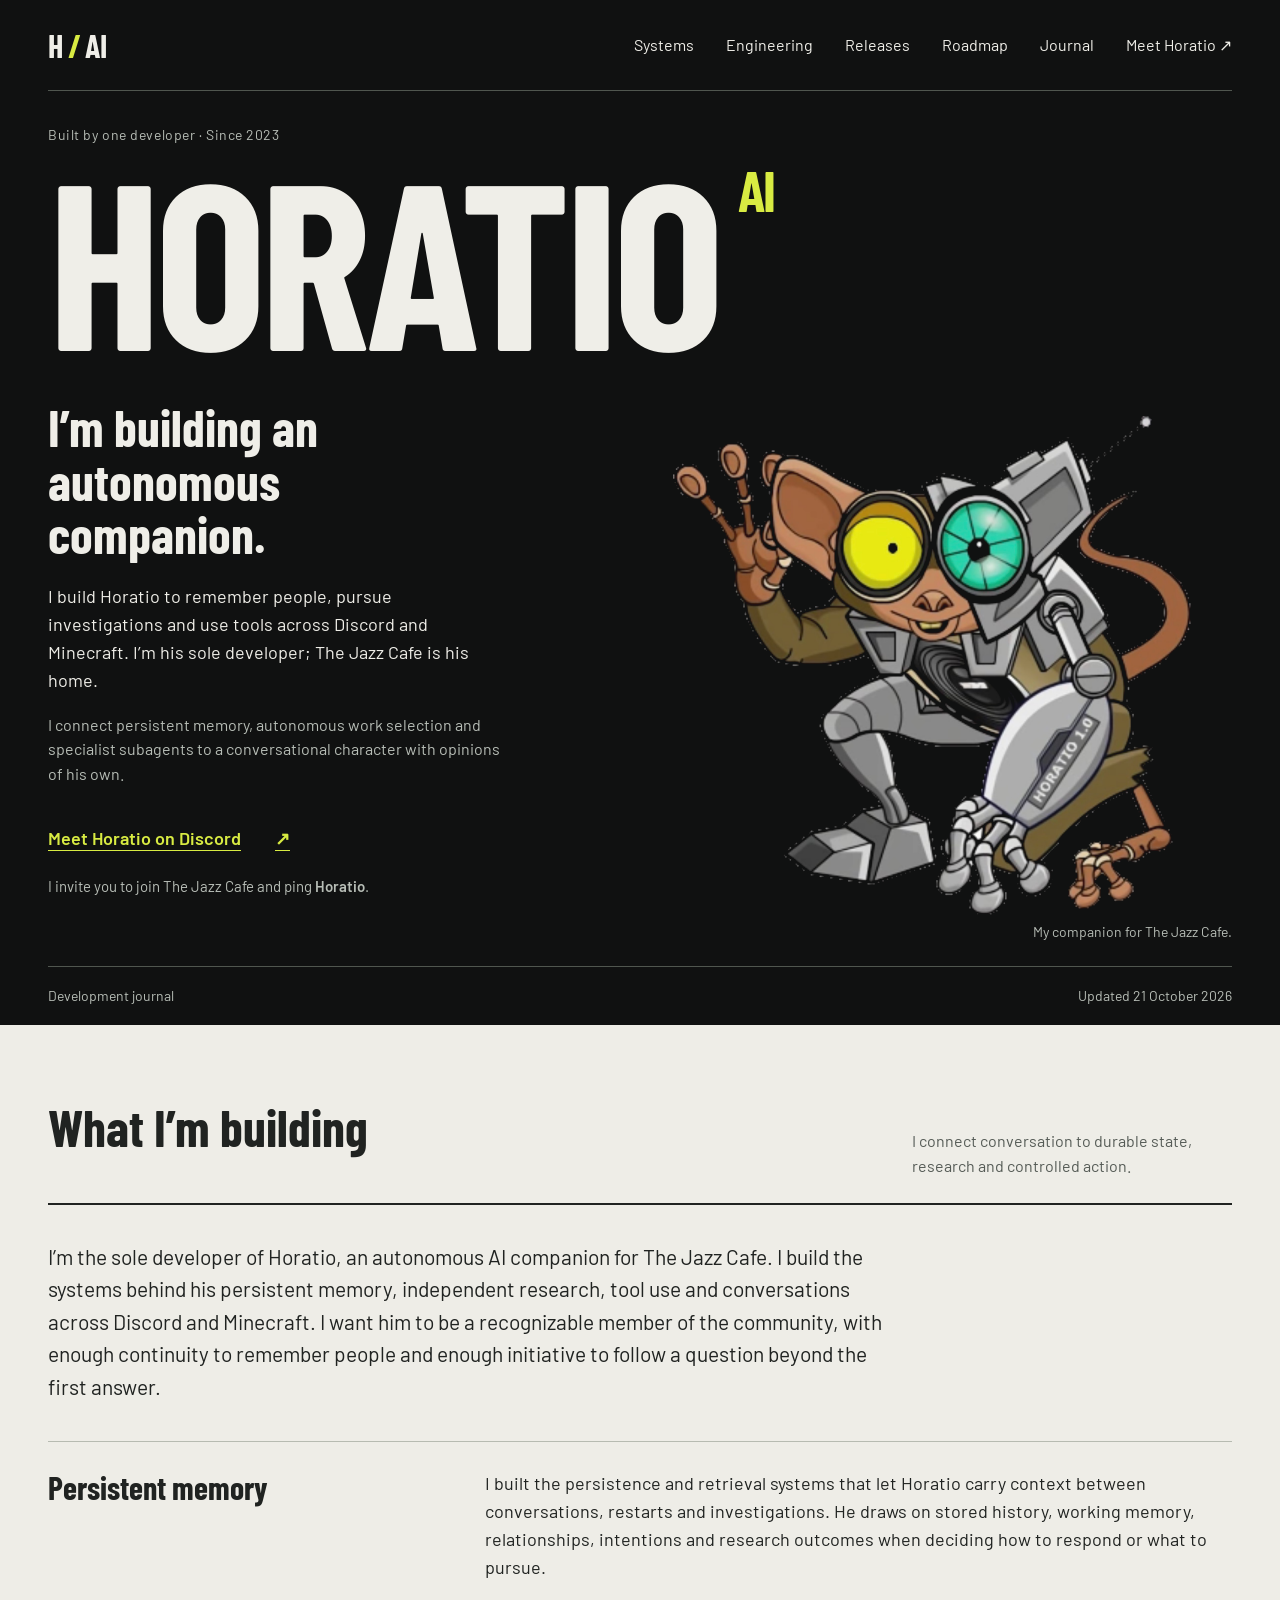
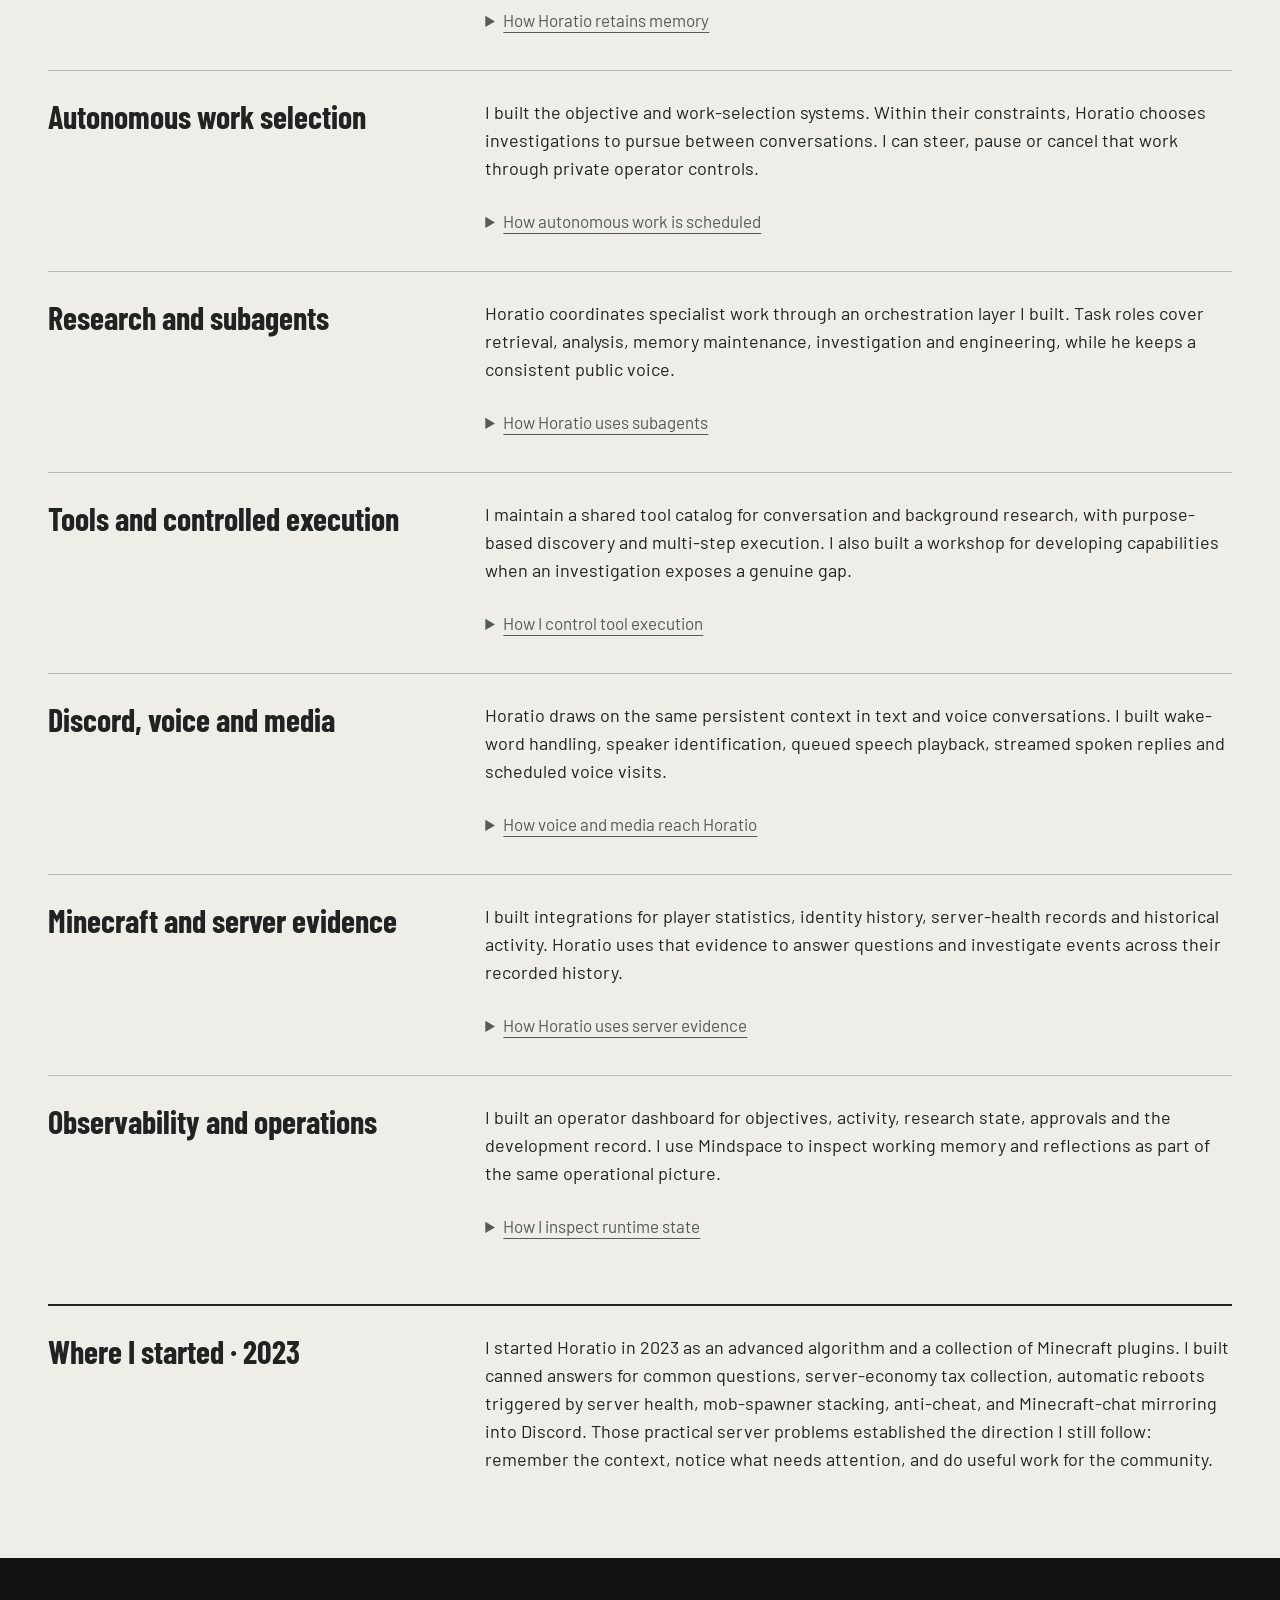
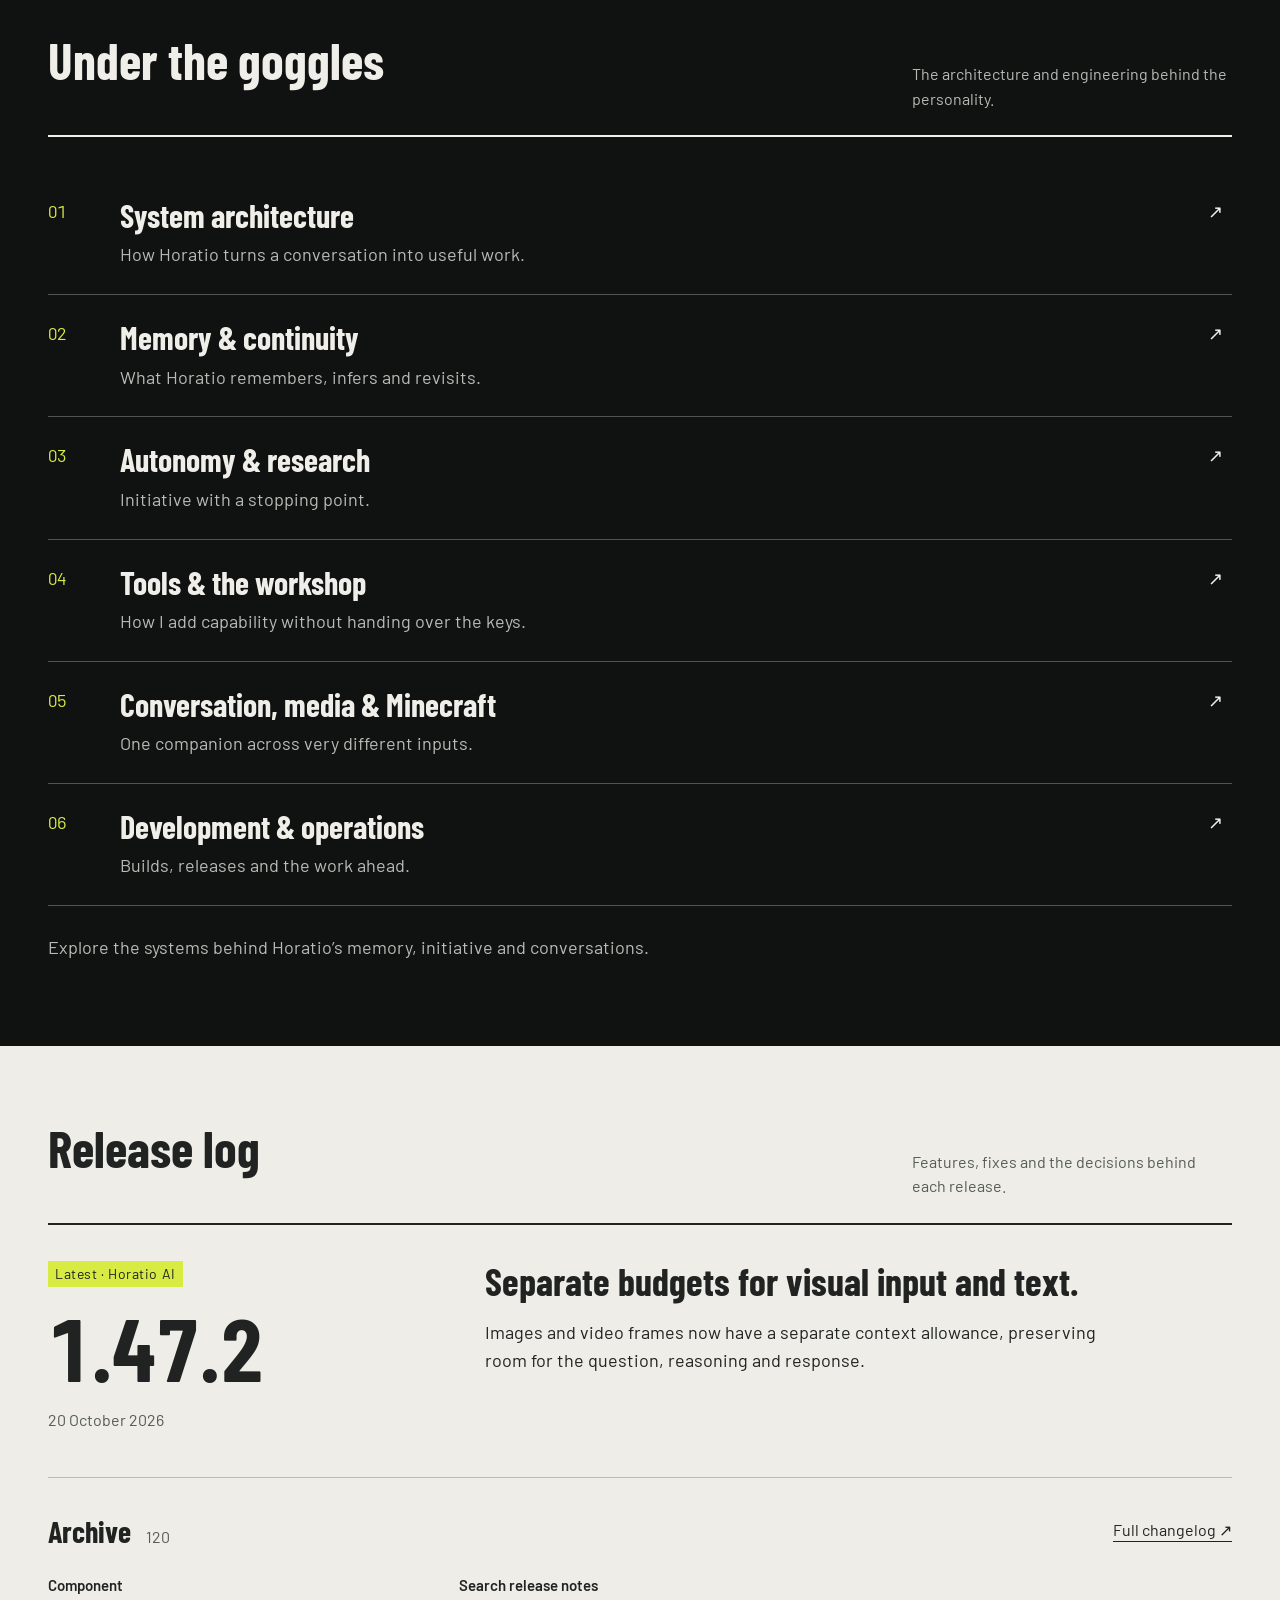
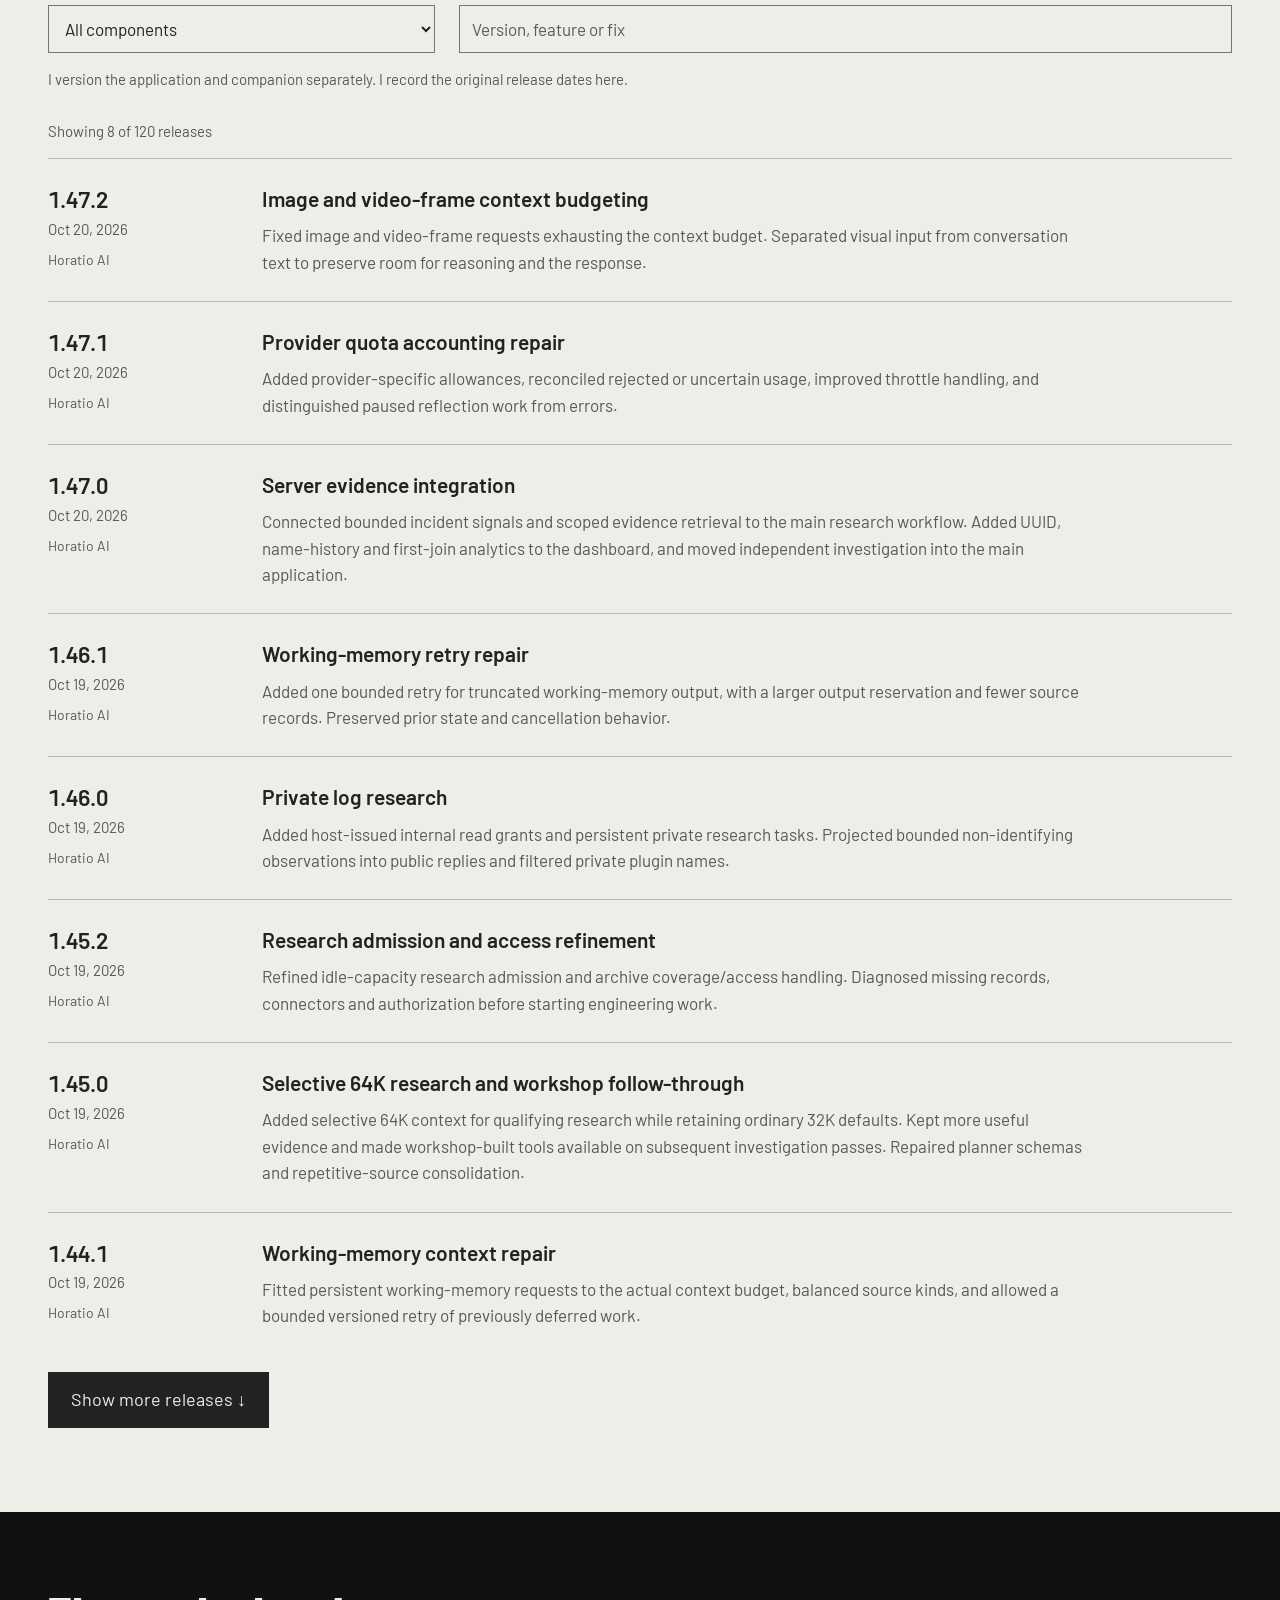
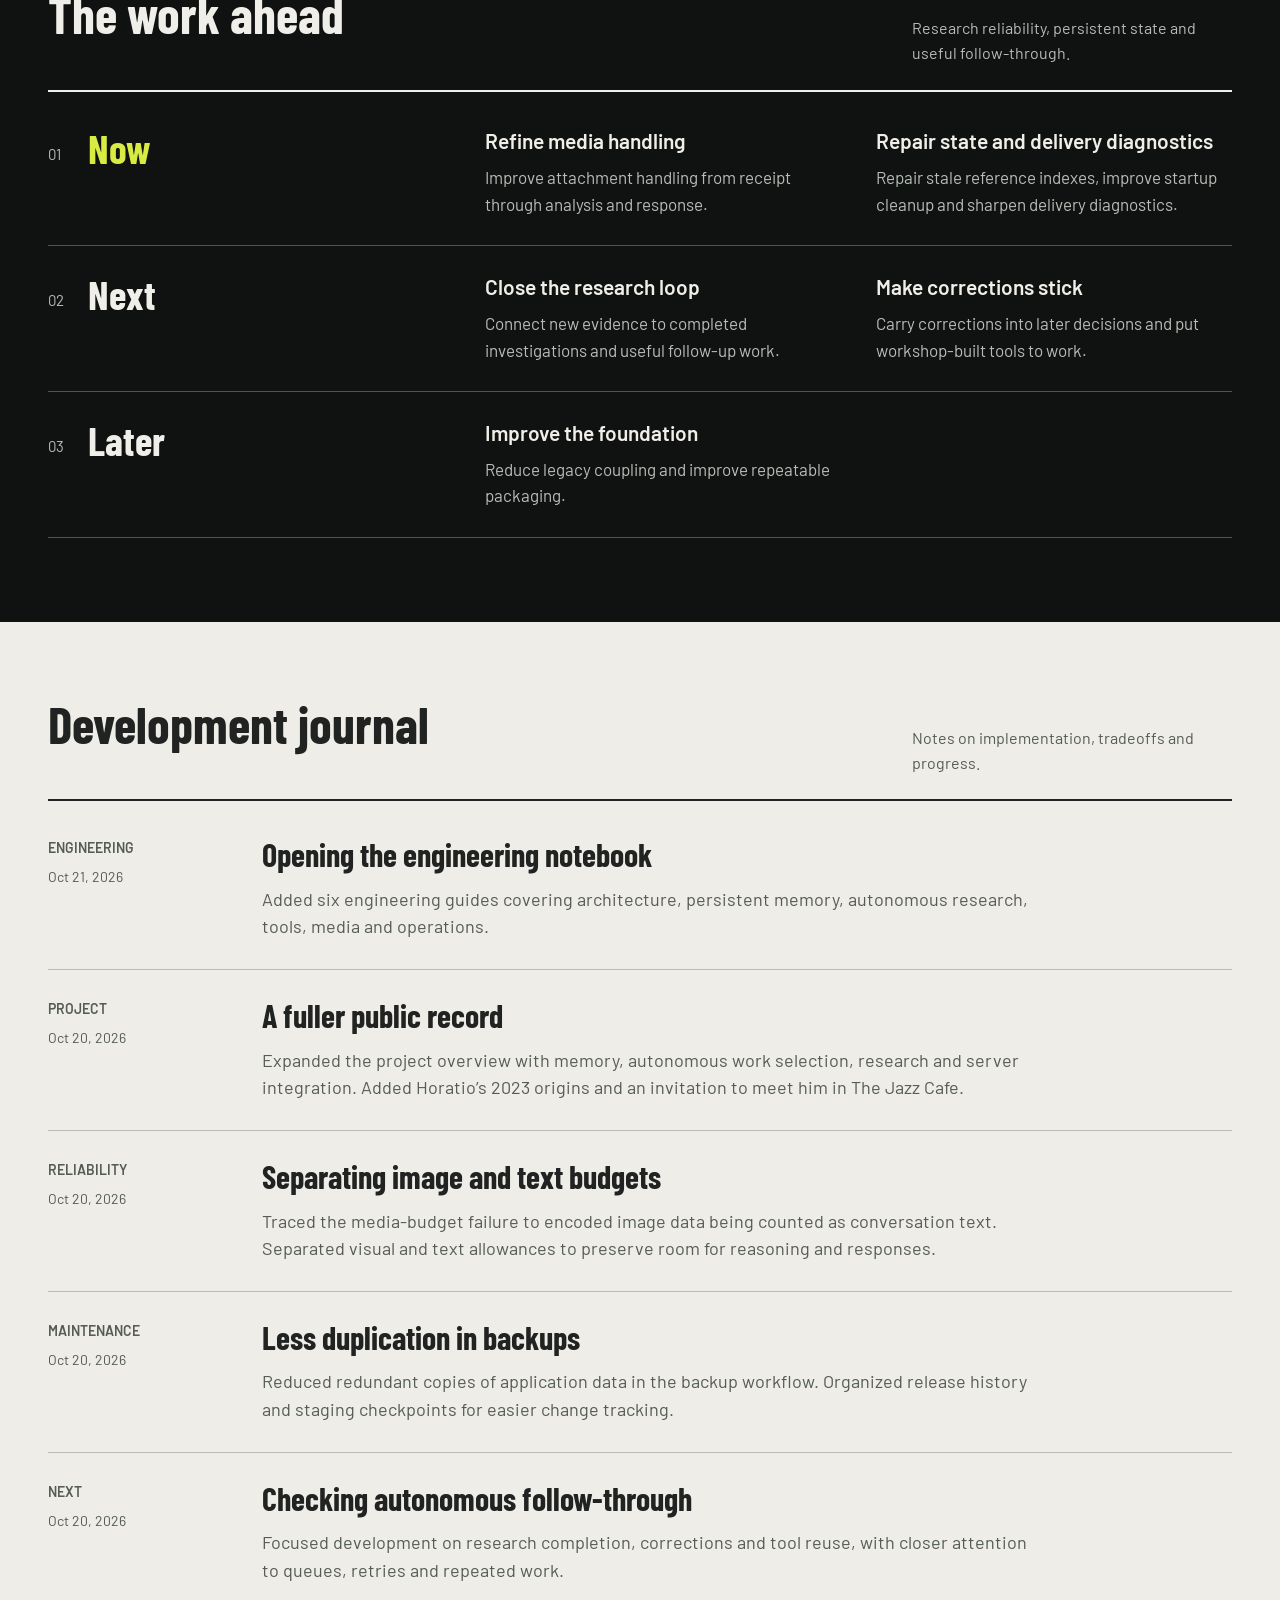
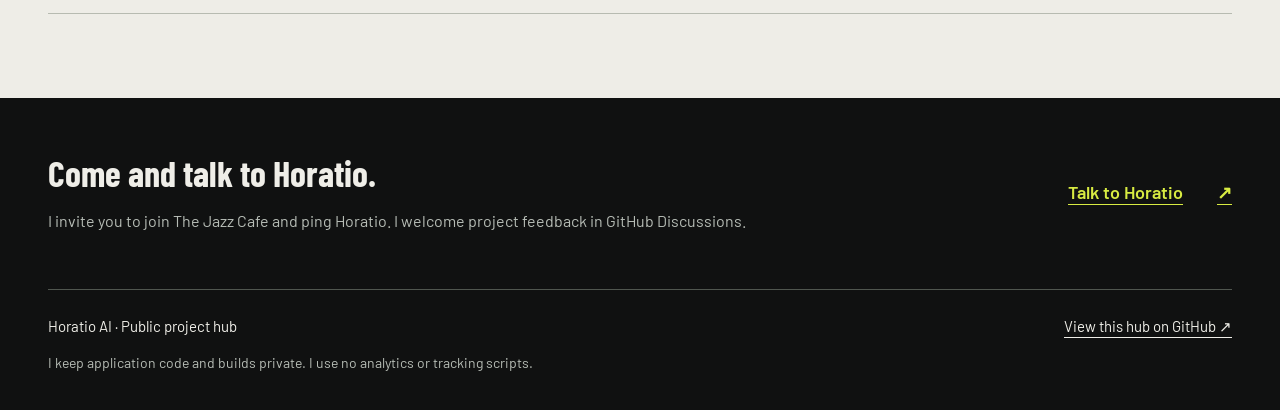
<file: index.html>
<!doctype html>
<html lang="en">
<head>
  <meta charset="utf-8">
  <meta name="viewport" content="width=device-width, initial-scale=1">
  <meta name="description" content="Horatio AI: a local-first companion for Discord and Minecraft. I build persistent memory, autonomous research and tool use for Discord and Minecraft.">
  <meta name="theme-color" content="#101111">
  <title>Horatio AI — Development journal</title>
  <link rel="icon" href="assets/horatio-head.png" type="image/png">
  <link rel="preload" href="assets/fonts/BarlowCondensed-Bold.ttf?v=e476562ec9c1" as="font" type="font/ttf" crossorigin>
  <link rel="stylesheet" href="style.css?v=c3e22d8719d9">
  <script src="app.js?v=60b1176e5ec2" defer></script>
</head>
<body>
  <a class="skip" href="#main">Skip to content</a>
  <header class="site-header wrap">
    <a class="wordmark" href="#" aria-label="Horatio AI home">H<span aria-hidden="true">/</span>AI</a>
    <nav aria-label="Main navigation">
      <a href="#systems">Systems</a>
      <a href="#engineering">Engineering</a>
      <a href="#releases">Releases</a>
      <a href="#roadmap">Roadmap</a>
      <a href="#updates">Journal</a>
      <a href="https://discord.com/invite/thejazzcafe">Meet Horatio ↗</a>
    </nav>
  </header>
  <main id="main">
    <section class="hero wrap" aria-labelledby="hero-title">
      <div class="hero-heading">
        <p class="kicker">Built by one developer · Since 2023</p>
        <h1 id="hero-title">HORATIO<span>AI</span></h1>
      </div>
      <div class="hero-body">
        <div class="hero-copy">
          <h2>I’m building an autonomous<br> companion.</h2>
          <p>I build Horatio to remember people, pursue investigations and use tools across Discord and Minecraft. I’m his sole developer; The Jazz Cafe is his home.</p>
          <p class="hero-secondary">I connect persistent memory, autonomous work selection and specialist subagents to a conversational character with opinions of his own.</p>
          <a class="text-link" href="https://discord.com/invite/thejazzcafe">Meet Horatio on Discord <span aria-hidden="true">↗</span></a>
          <p class="invitation-note">I invite you to join The Jazz Cafe and ping <strong>Horatio</strong>.</p>
        </div>
        <figure class="portrait">
          <img src="assets/horatio.webp" alt="Horatio waving, with yellow and turquoise goggles and a patchwork mechanical body." width="868" height="781" fetchpriority="high">
          <figcaption>My companion for The Jazz Cafe.</figcaption>
        </figure>
      </div>
      <div class="edition"><span>Development journal</span><span>Updated <time datetime="2026-10-21">21 October 2026</time></span></div>
    </section>

    <section id="systems" class="section paper" aria-labelledby="systems-title">
      <div class="wrap">
        <div class="section-heading"><h2 id="systems-title">What I’m building</h2><p>I connect conversation to durable state, research and controlled action.</p></div>
        <p class="systems-intro">I’m the sole developer of Horatio, an autonomous AI companion for The Jazz Cafe. I build the systems behind his persistent memory, independent research, tool use and conversations across Discord and Minecraft. I want him to be a recognizable member of the community, with enough continuity to remember people and enough initiative to follow a question beyond the first answer.</p>
        <div class="systems-list">
          <article class="system-row"><h3>Persistent memory</h3><div><p>I built the persistence and retrieval systems that let Horatio carry context between conversations, restarts and investigations. He draws on stored history, working memory, relationships, intentions and research outcomes when deciding how to respond or what to pursue.</p><details><summary>How Horatio retains memory</summary><p>The retrieval pipeline assembles relevant records for each request, retaining source context and corrections. Horatio forms hypotheses, revisits assessments and updates beliefs, predictions and relationship state through bounded maintenance tasks. SQLite-backed stores preserve durable state, while separate maintenance scheduling keeps memory work from unnecessarily delaying a reply.</p></details></div></article>
          <article class="system-row"><h3>Autonomous work selection</h3><div><p>I built the objective and work-selection systems. Within their constraints, Horatio chooses investigations to pursue between conversations. I can steer, pause or cancel that work through private operator controls.</p><details><summary>How autonomous work is scheduled</summary><p>The scheduler separates admission, planning, execution and outcome recording. Durable queues, task ownership, cancellation checks and commit guards prevent overlapping workers from saving competing results. Scheduling rules prioritize public conversation over eligible background maintenance, limit repeated work and record investigation outcomes. I assess autonomous work by its recorded outcome and whether it advances the original objective.</p></details></div></article>
          <article class="system-row"><h3>Research and subagents</h3><div><p>Horatio coordinates specialist work through an orchestration layer I built. Task roles cover retrieval, analysis, memory maintenance, investigation and engineering, while he keeps a consistent public voice.</p><details><summary>How Horatio uses subagents</summary><p>Delegated tasks carry an explicit purpose, output budget and permitted evidence scope. Horatio uses research results to develop follow-up hypotheses and revisit assessments when new evidence contradicts them. Capacity accounting, cooldowns, retry limits and backpressure keep that work within available resources. Result ownership is preserved when a task restarts or is reassigned.</p></details></div></article>
          <article class="system-row"><h3>Tools and controlled execution</h3><div><p>I maintain a shared tool catalog for conversation and background research, with purpose-based discovery and multi-step execution. I also built a workshop for developing capabilities when an investigation exposes a genuine gap.</p><details><summary>How I control tool execution</summary><p>Horatio plans tool use and interprets results; the runtime handles native execution, preserves valid results across resumed investigations and distinguishes empty results from transport or permission failures. Execution controls bound retrieval, retain approval decisions and require evidence for completed-action claims. I retired an earlier automatic self-update path; I keep generated extensions behind execution and approval controls.</p></details></div></article>
          <article class="system-row"><h3>Discord, voice and media</h3><div><p>Horatio draws on the same persistent context in text and voice conversations. I built wake-word handling, speaker identification, queued speech playback, streamed spoken replies and scheduled voice visits.</p><details><summary>How voice and media reach Horatio</summary><p>The voice pipeline prioritizes active conversation and serializes speech chunks to preserve playback order. Horatio can analyze images and sampled video frames; separate visual and text allowances prevent encoded image transport from consuming the conversation budget.</p></details></div></article>
          <article class="system-row"><h3>Minecraft and server evidence</h3><div><p>I built integrations for player statistics, identity history, server-health records and historical activity. Horatio uses that evidence to answer questions and investigate events across their recorded history.</p><details><summary>How Horatio uses server evidence</summary><p>Scoped tools expose UUID and name history, first joins, player activity, historical moderation evidence and server tick performance. The ingestion pipeline collects bounded incident signals with durable cursors and coalesces related events before research admission. Access checks enforce read permissions on neighboring conversation context, while public output controls restrict private evidence. I have also shipped operator-started gameplay experiments covering observation, navigation, crafting, construction planning and recovery; I am currently prioritizing research reliability over autonomous gameplay.</p></details></div></article>
          <article class="system-row"><h3>Observability and operations</h3><div><p>I built an operator dashboard for objectives, activity, research state, approvals and the development record. I use Mindspace to inspect working memory and reflections as part of the same operational picture.</p><details><summary>How I inspect runtime state</summary><p>The dashboard distinguishes queued, running, cancelled and paused work and exposes effective capabilities and build identity. The runtime budgets ordinary requests for a 32K context window and admits suitable research tasks to a selective 64K path. It applies bounded recovery for truncated output and separates input size, output reservations and visual allowances. I maintain release checks and rollback material, and avoid copying the same large data stores into every update backup.</p></details></div></article>
        </div>
        <div class="origins"><h3>Where I started · 2023</h3><p>I started Horatio in 2023 as an advanced algorithm and a collection of Minecraft plugins. I built canned answers for common questions, server-economy tax collection, automatic reboots triggered by server health, mob-spawner stacking, anti-cheat, and Minecraft-chat mirroring into Discord. Those practical server problems established the direction I still follow: remember the context, notice what needs attention, and do useful work for the community.</p></div>
      </div>
    </section>

<section id="engineering" class="section wrap" aria-labelledby="engineering-title"><div class="section-heading"><h2 id="engineering-title">Under the goggles</h2><p>The architecture and engineering behind the personality.</p></div><div class="notebook-list"><a class="notebook-link" href="engineering/architecture.html"><span class="chapter-number">01</span><div><h3>System architecture</h3><p>How Horatio turns a conversation into useful work.</p></div><span aria-hidden="true">↗</span></a><a class="notebook-link" href="engineering/memory.html"><span class="chapter-number">02</span><div><h3>Memory &amp; continuity</h3><p>What Horatio remembers, infers and revisits.</p></div><span aria-hidden="true">↗</span></a><a class="notebook-link" href="engineering/autonomy.html"><span class="chapter-number">03</span><div><h3>Autonomy &amp; research</h3><p>Initiative with a stopping point.</p></div><span aria-hidden="true">↗</span></a><a class="notebook-link" href="engineering/workshop.html"><span class="chapter-number">04</span><div><h3>Tools &amp; the workshop</h3><p>How I add capability without handing over the keys.</p></div><span aria-hidden="true">↗</span></a><a class="notebook-link" href="engineering/interfaces.html"><span class="chapter-number">05</span><div><h3>Conversation, media &amp; Minecraft</h3><p>One companion across very different inputs.</p></div><span aria-hidden="true">↗</span></a><a class="notebook-link" href="engineering/verification.html"><span class="chapter-number">06</span><div><h3>Development &amp; operations</h3><p>Builds, releases and the work ahead.</p></div><span aria-hidden="true">↗</span></a></div><p class="notebook-note">Explore the systems behind Horatio’s memory, initiative and conversations.</p></section>
    <section id="releases" class="section paper" aria-labelledby="releases-title">
      <div class="wrap">
        <div class="section-heading"><h2 id="releases-title">Release log</h2><p>Features, fixes and the decisions behind each release.</p></div>
        <article class="latest">
          <div class="release-stamp"><span class="kicker">Latest · Horatio AI</span><strong>1.47.2</strong><time datetime="2026-10-20">20 October 2026</time></div>
          <div class="latest-copy"><h3>Separate budgets for visual input and text.</h3><p>Images and video frames now have a separate context allowance, preserving room for the question, reasoning and response.</p></div>
        </article>
        <div class="archive-heading"><h3>Archive <span id="release-total">120</span></h3><a href="CHANGELOG.md">Full changelog ↗</a></div>
        <div class="archive-controls">
          <div><label for="component">Component</label><select id="component"><option value="all">All components</option><option value="Horatio AI">Horatio AI</option><option value="Minecraft Companion">Minecraft Companion</option></select></div>
          <div><label for="search">Search release notes</label><input type="search" id="search" placeholder="Version, feature or fix"></div>
        </div>
        <p class="archive-note">I version the application and companion separately. I record the original release dates here.</p>
        <p id="result-count" class="result-count" role="status">Loading release notes…</p>
        <div id="release-list" class="release-list"></div>
        <button id="load-more" class="button" type="button" hidden>Show more releases ↓</button>
        <noscript><p>Read the complete <a href="CHANGELOG.md">release notes</a>.</p></noscript>
      </div>
    </section>

    <section id="roadmap" class="section wrap" aria-labelledby="roadmap-title">
      <div class="section-heading"><h2 id="roadmap-title">The work ahead</h2><p>Research reliability, persistent state and useful follow-through.</p></div>
      <div class="roadmap-list">
        <article class="roadmap-lane"><h3><span class="lane-index" aria-hidden="true">01</span>Now</h3><ul><li><h4>Refine media handling</h4><p>Improve attachment handling from receipt through analysis and response.</p></li><li><h4>Repair state and delivery diagnostics</h4><p>Repair stale reference indexes, improve startup cleanup and sharpen delivery diagnostics.</p></li></ul></article>
        <article class="roadmap-lane"><h3><span class="lane-index" aria-hidden="true">02</span>Next</h3><ul><li><h4>Close the research loop</h4><p>Connect new evidence to completed investigations and useful follow-up work.</p></li><li><h4>Make corrections stick</h4><p>Carry corrections into later decisions and put workshop-built tools to work.</p></li></ul></article>
        <article class="roadmap-lane"><h3><span class="lane-index" aria-hidden="true">03</span>Later</h3><ul><li><h4>Improve the foundation</h4><p>Reduce legacy coupling and improve repeatable packaging.</p></li></ul></article>
      </div>
    </section>

    <section id="updates" class="section paper" aria-labelledby="updates-title">
      <div class="wrap"><div class="section-heading"><h2 id="updates-title">Development journal</h2><p>Notes on implementation, tradeoffs and progress.</p></div><div id="updates-list" class="journal-list"></div><noscript><a href="UPDATES.md">Read development updates</a></noscript></div>
    </section>
    <section class="community wrap" aria-labelledby="community-title"><div><h2 id="community-title">Come and talk to Horatio.</h2><p>I invite you to join The Jazz Cafe and ping Horatio. I welcome project feedback in GitHub Discussions.</p></div><a class="text-link" href="https://discord.com/invite/thejazzcafe">Talk to Horatio <span aria-hidden="true">↗</span></a></section>
  </main>
  <footer class="site-footer wrap"><p>Horatio AI · Public project hub</p><a href="https://github.com/ThatMonitorCord/Horatio-AI">View this hub on GitHub ↗</a><small>I keep application code and builds private. I use no analytics or tracking scripts.</small></footer>
</body>
</html>
</file>
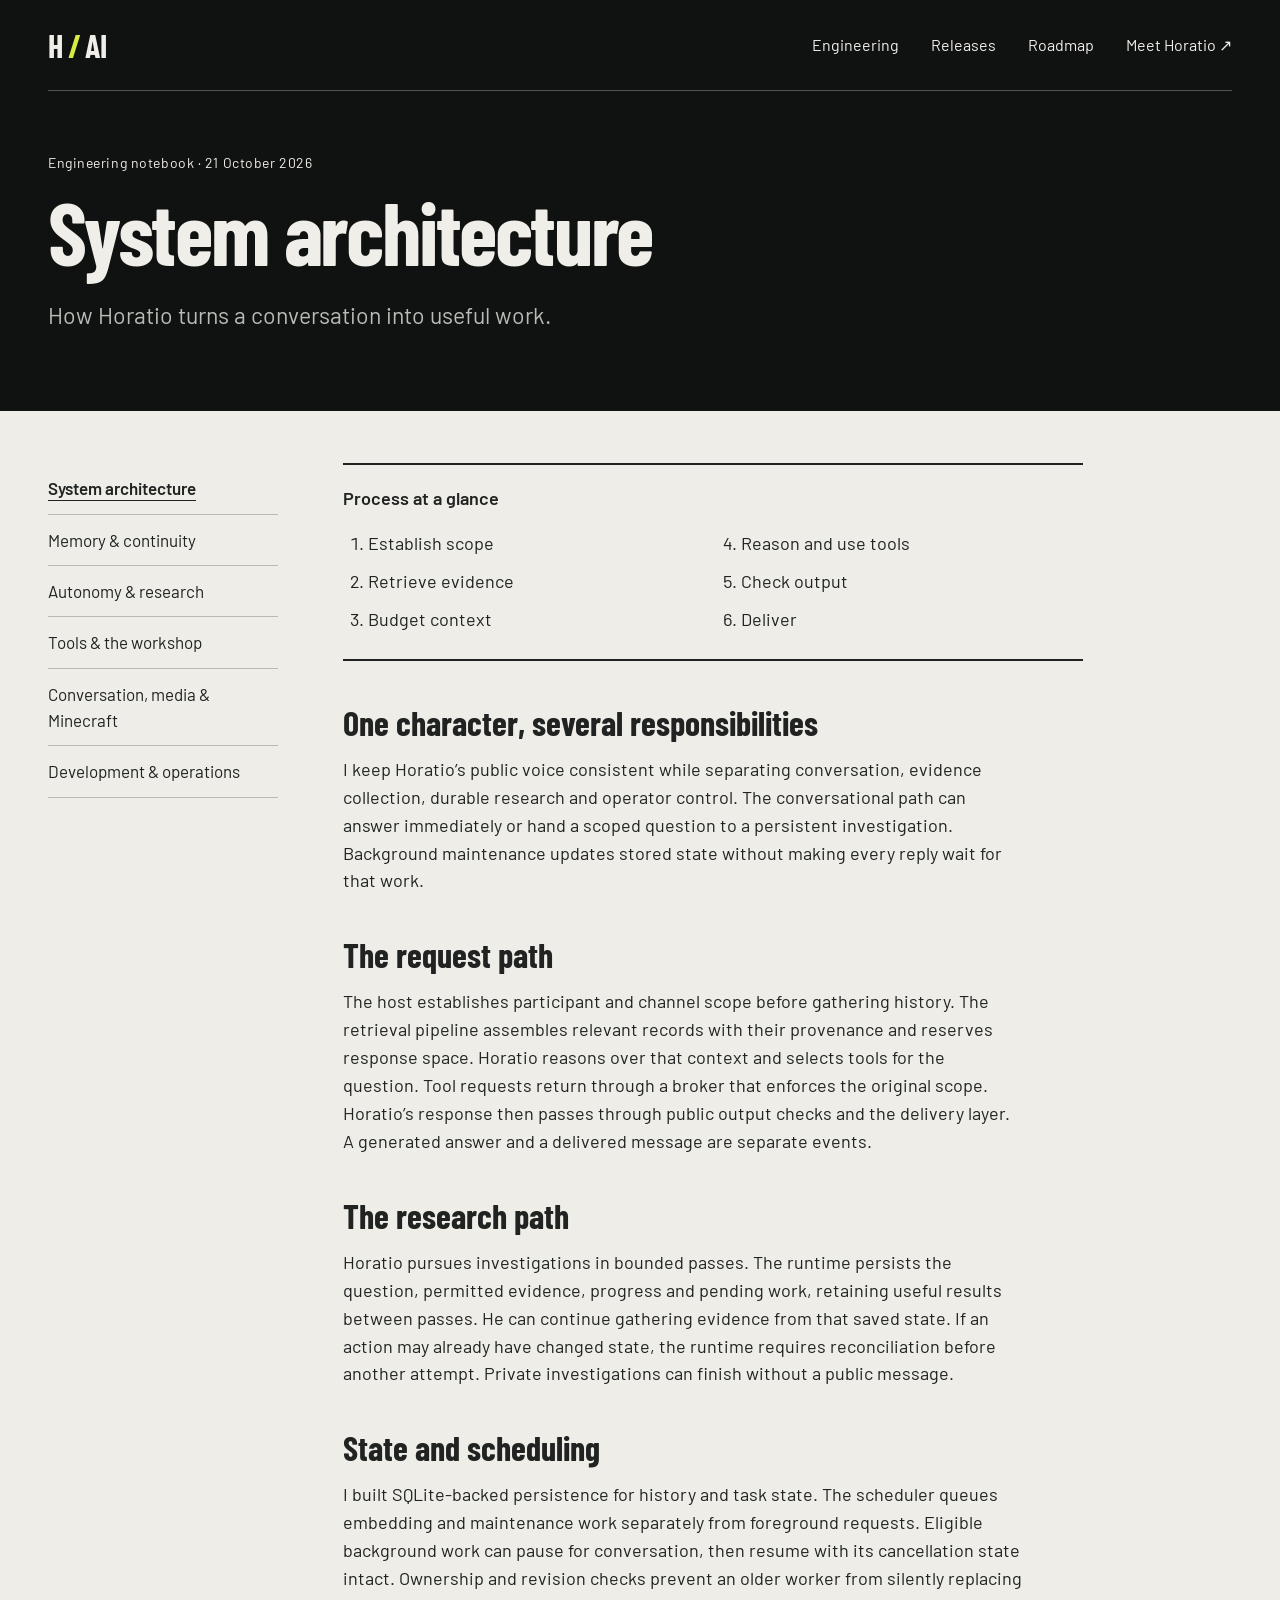
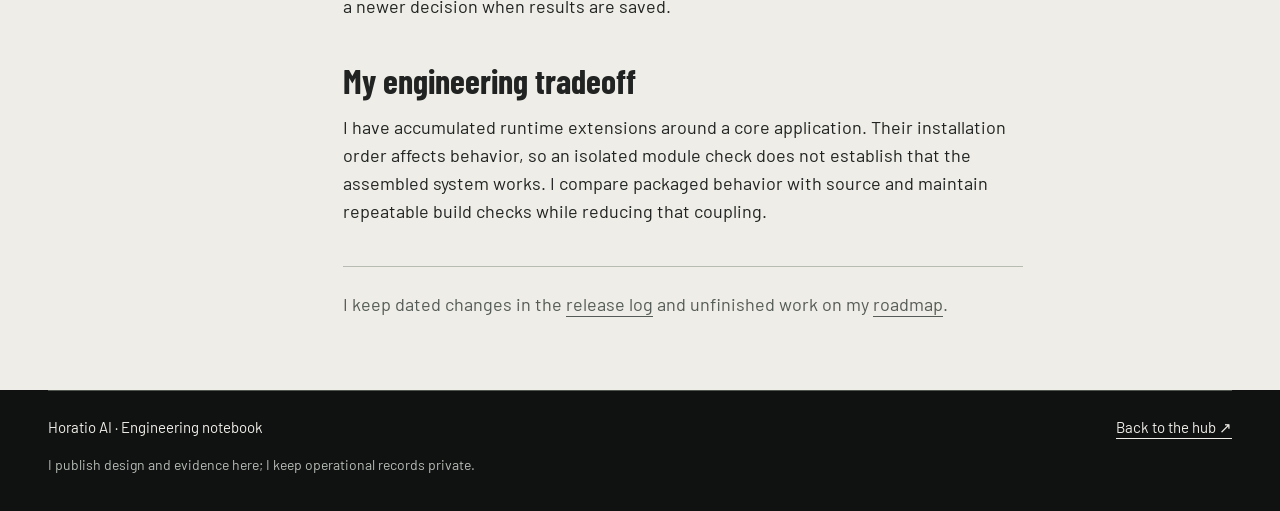
<file: engineering/architecture.html>
<!doctype html>
<html lang="en">
<head>
<meta charset="utf-8">
<meta name="viewport" content="width=device-width, initial-scale=1">
<title>System architecture — Horatio AI</title>
<meta name="description" content="How Horatio turns a conversation into useful work.">
<link rel="icon" href="../assets/horatio-head.png" type="image/png">
<link rel="stylesheet" href="../style.css?v=c3e22d8719d9">
</head>
<body>
<a class="skip" href="#main">Skip to content</a>
<header class="site-header wrap">
<a class="wordmark" href="../index.html" aria-label="Horatio AI home">H<span>/</span>AI</a>
<nav aria-label="Main navigation">
<a href="../index.html#engineering">Engineering</a>
<a href="../index.html#releases">Releases</a>
<a href="../index.html#roadmap">Roadmap</a>
<a href="https://discord.com/invite/thejazzcafe">Meet Horatio ↗</a>
</nav>
</header>
<main id="main">
<div class="article-heading wrap">
<p class="kicker">Engineering notebook · 21 October 2026</p>
<h1>System architecture</h1>
<p>How Horatio turns a conversation into useful work.</p>
</div>
<div class="paper">
<div class="reading-layout wrap">
<aside>
<nav class="chapter-nav" aria-label="Engineering chapters">
<a href="architecture.html" aria-current="page">System architecture</a>
<a href="memory.html">Memory &amp; continuity</a>
<a href="autonomy.html">Autonomy &amp; research</a>
<a href="workshop.html">Tools &amp; the workshop</a>
<a href="interfaces.html">Conversation, media &amp; Minecraft</a>
<a href="verification.html">Development &amp; operations</a>
</nav>
</aside>
<article class="prose">
<figure class="process"><figcaption>Process at a glance</figcaption>
<ol>
<li>Establish scope</li>
<li>Retrieve evidence</li>
<li>Budget context</li>
<li>Reason and use tools</li>
<li>Check output</li>
<li>Deliver</li>
</ol>
</figure>
<section id="part-1">
<h2>One character, several responsibilities</h2>
<p>I keep Horatio’s public voice consistent while separating conversation, evidence collection, durable research and operator control. The conversational path can answer immediately or hand a scoped question to a persistent investigation. Background maintenance updates stored state without making every reply wait for that work.</p>
</section>
<section id="part-2">
<h2>The request path</h2>
<p>The host establishes participant and channel scope before gathering history. The retrieval pipeline assembles relevant records with their provenance and reserves response space. Horatio reasons over that context and selects tools for the question. Tool requests return through a broker that enforces the original scope. Horatio’s response then passes through public output checks and the delivery layer. A generated answer and a delivered message are separate events.</p>
</section>
<section id="part-3">
<h2>The research path</h2>
<p>Horatio pursues investigations in bounded passes. The runtime persists the question, permitted evidence, progress and pending work, retaining useful results between passes. He can continue gathering evidence from that saved state. If an action may already have changed state, the runtime requires reconciliation before another attempt. Private investigations can finish without a public message.</p>
</section>
<section id="part-4">
<h2>State and scheduling</h2>
<p>I built SQLite-backed persistence for history and task state. The scheduler queues embedding and maintenance work separately from foreground requests. Eligible background work can pause for conversation, then resume with its cancellation state intact. Ownership and revision checks prevent an older worker from silently replacing a newer decision when results are saved.</p>
</section>
<section id="part-5">
<h2>My engineering tradeoff</h2>
<p>I have accumulated runtime extensions around a core application. Their installation order affects behavior, so an isolated module check does not establish that the assembled system works. I compare packaged behavior with source and maintain repeatable build checks while reducing that coupling.</p>
</section>
<p class="reading-end">I keep dated changes in the <a href="../index.html#releases">release log</a> and unfinished work on my <a href="../ROADMAP.md">roadmap</a>.</p>
</article>
</div>
</div>
</main>
<footer class="site-footer wrap">
<p>Horatio AI · Engineering notebook</p>
<a href="../index.html">Back to the hub ↗</a><small>I publish design and evidence here; I keep operational records private.</small>
</footer>
</body>
</html>
</file>
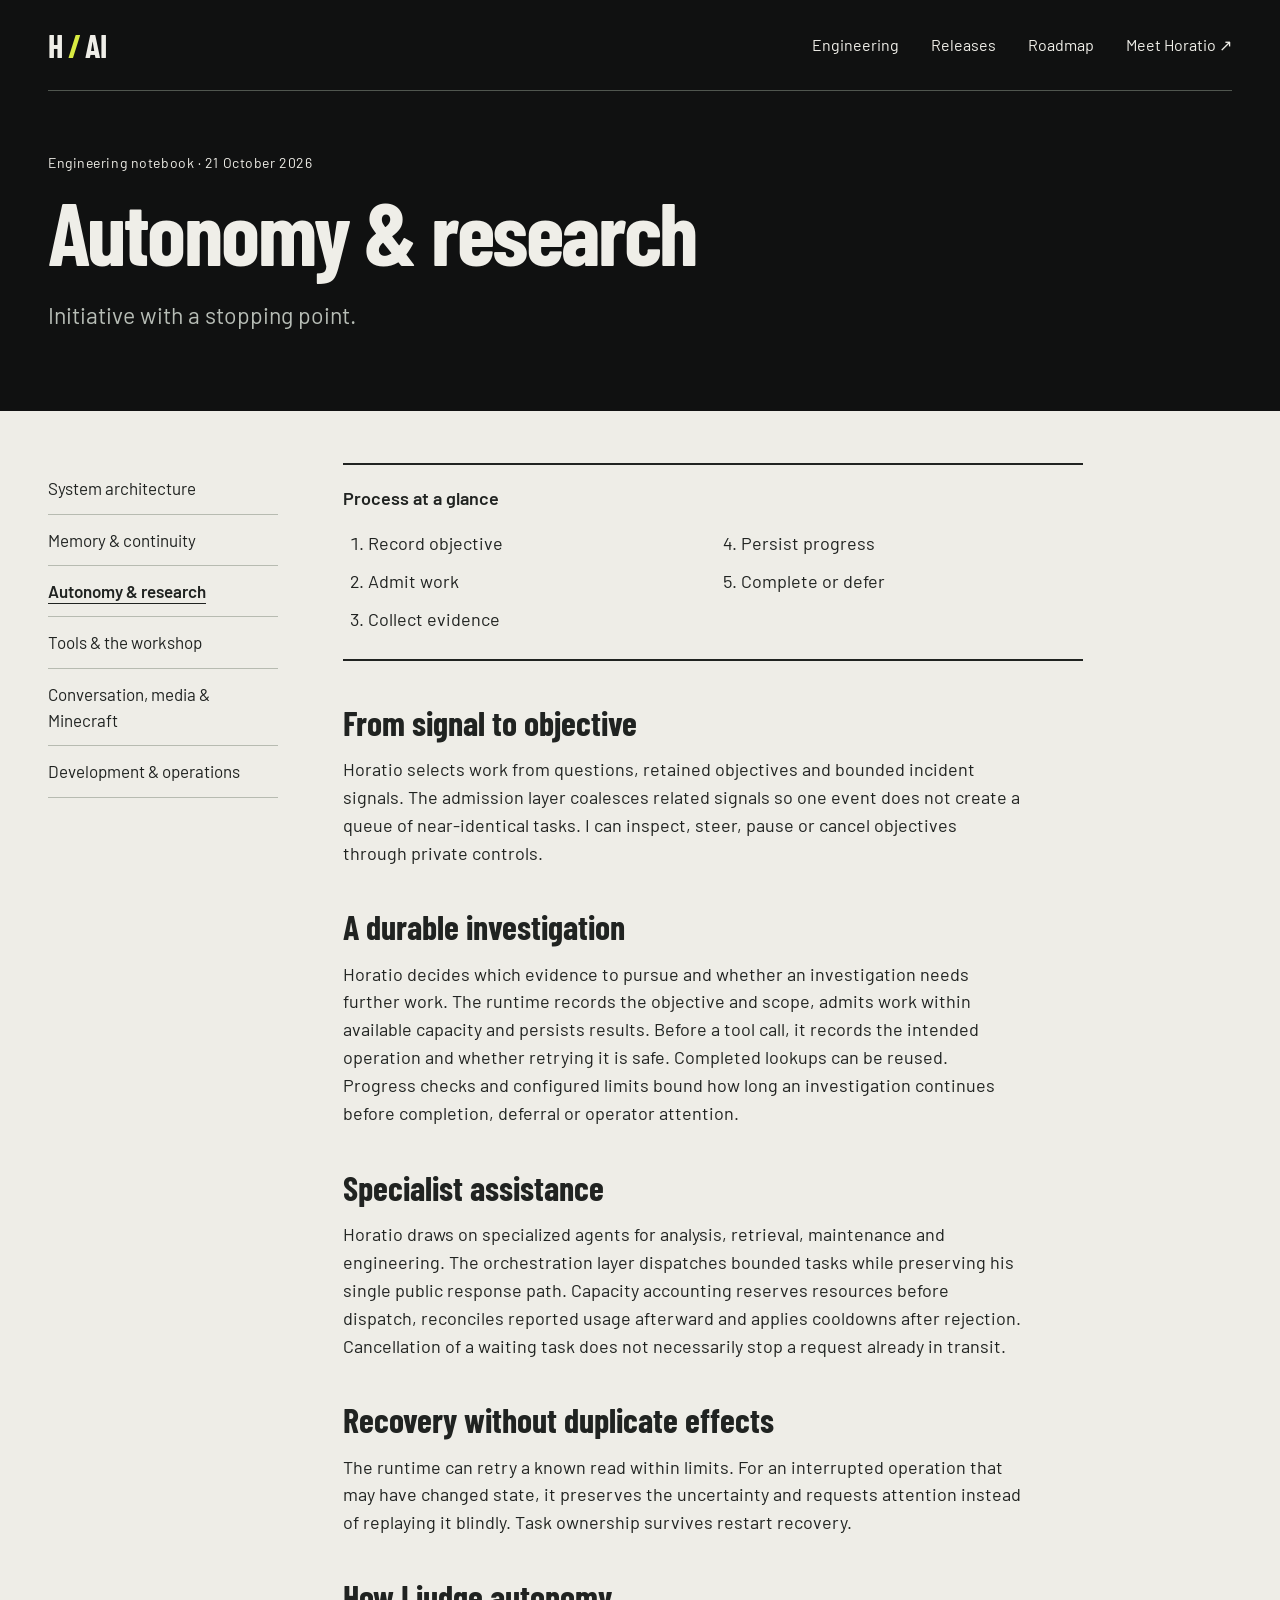
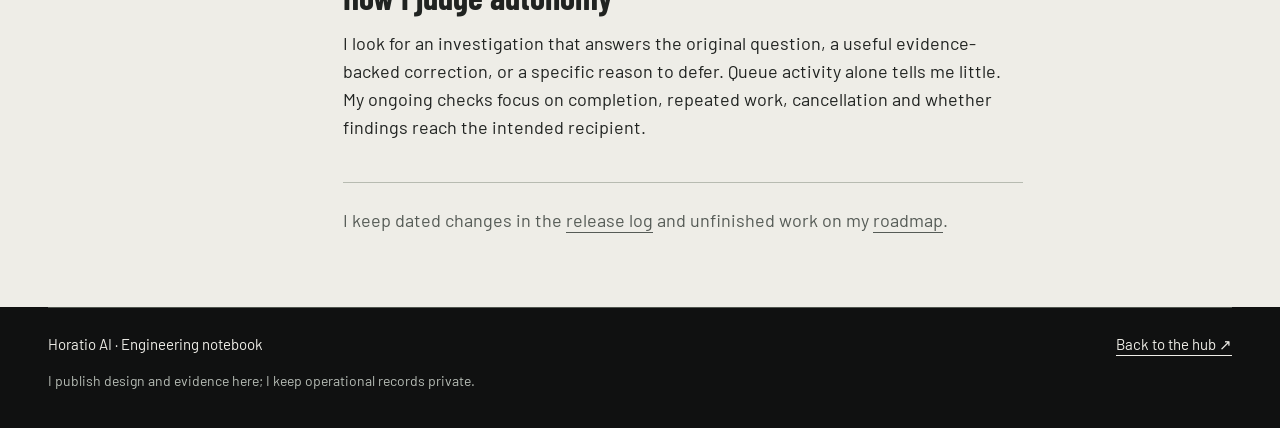
<file: engineering/autonomy.html>
<!doctype html>
<html lang="en">
<head>
<meta charset="utf-8">
<meta name="viewport" content="width=device-width, initial-scale=1">
<title>Autonomy &amp; research — Horatio AI</title>
<meta name="description" content="Initiative with a stopping point.">
<link rel="icon" href="../assets/horatio-head.png" type="image/png">
<link rel="stylesheet" href="../style.css?v=c3e22d8719d9">
</head>
<body>
<a class="skip" href="#main">Skip to content</a>
<header class="site-header wrap">
<a class="wordmark" href="../index.html" aria-label="Horatio AI home">H<span>/</span>AI</a>
<nav aria-label="Main navigation">
<a href="../index.html#engineering">Engineering</a>
<a href="../index.html#releases">Releases</a>
<a href="../index.html#roadmap">Roadmap</a>
<a href="https://discord.com/invite/thejazzcafe">Meet Horatio ↗</a>
</nav>
</header>
<main id="main">
<div class="article-heading wrap">
<p class="kicker">Engineering notebook · 21 October 2026</p>
<h1>Autonomy &amp; research</h1>
<p>Initiative with a stopping point.</p>
</div>
<div class="paper">
<div class="reading-layout wrap">
<aside>
<nav class="chapter-nav" aria-label="Engineering chapters">
<a href="architecture.html">System architecture</a>
<a href="memory.html">Memory &amp; continuity</a>
<a href="autonomy.html" aria-current="page">Autonomy &amp; research</a>
<a href="workshop.html">Tools &amp; the workshop</a>
<a href="interfaces.html">Conversation, media &amp; Minecraft</a>
<a href="verification.html">Development &amp; operations</a>
</nav>
</aside>
<article class="prose">
<figure class="process"><figcaption>Process at a glance</figcaption>
<ol>
<li>Record objective</li>
<li>Admit work</li>
<li>Collect evidence</li>
<li>Persist progress</li>
<li>Complete or defer</li>
</ol>
</figure>
<section id="part-1">
<h2>From signal to objective</h2>
<p>Horatio selects work from questions, retained objectives and bounded incident signals. The admission layer coalesces related signals so one event does not create a queue of near-identical tasks. I can inspect, steer, pause or cancel objectives through private controls.</p>
</section>
<section id="part-2">
<h2>A durable investigation</h2>
<p>Horatio decides which evidence to pursue and whether an investigation needs further work. The runtime records the objective and scope, admits work within available capacity and persists results. Before a tool call, it records the intended operation and whether retrying it is safe. Completed lookups can be reused. Progress checks and configured limits bound how long an investigation continues before completion, deferral or operator attention.</p>
</section>
<section id="part-3">
<h2>Specialist assistance</h2>
<p>Horatio draws on specialized agents for analysis, retrieval, maintenance and engineering. The orchestration layer dispatches bounded tasks while preserving his single public response path. Capacity accounting reserves resources before dispatch, reconciles reported usage afterward and applies cooldowns after rejection. Cancellation of a waiting task does not necessarily stop a request already in transit.</p>
</section>
<section id="part-4">
<h2>Recovery without duplicate effects</h2>
<p>The runtime can retry a known read within limits. For an interrupted operation that may have changed state, it preserves the uncertainty and requests attention instead of replaying it blindly. Task ownership survives restart recovery.</p>
</section>
<section id="part-5">
<h2>How I judge autonomy</h2>
<p>I look for an investigation that answers the original question, a useful evidence-backed correction, or a specific reason to defer. Queue activity alone tells me little. My ongoing checks focus on completion, repeated work, cancellation and whether findings reach the intended recipient.</p>
</section>
<p class="reading-end">I keep dated changes in the <a href="../index.html#releases">release log</a> and unfinished work on my <a href="../ROADMAP.md">roadmap</a>.</p>
</article>
</div>
</div>
</main>
<footer class="site-footer wrap">
<p>Horatio AI · Engineering notebook</p>
<a href="../index.html">Back to the hub ↗</a><small>I publish design and evidence here; I keep operational records private.</small>
</footer>
</body>
</html>
</file>
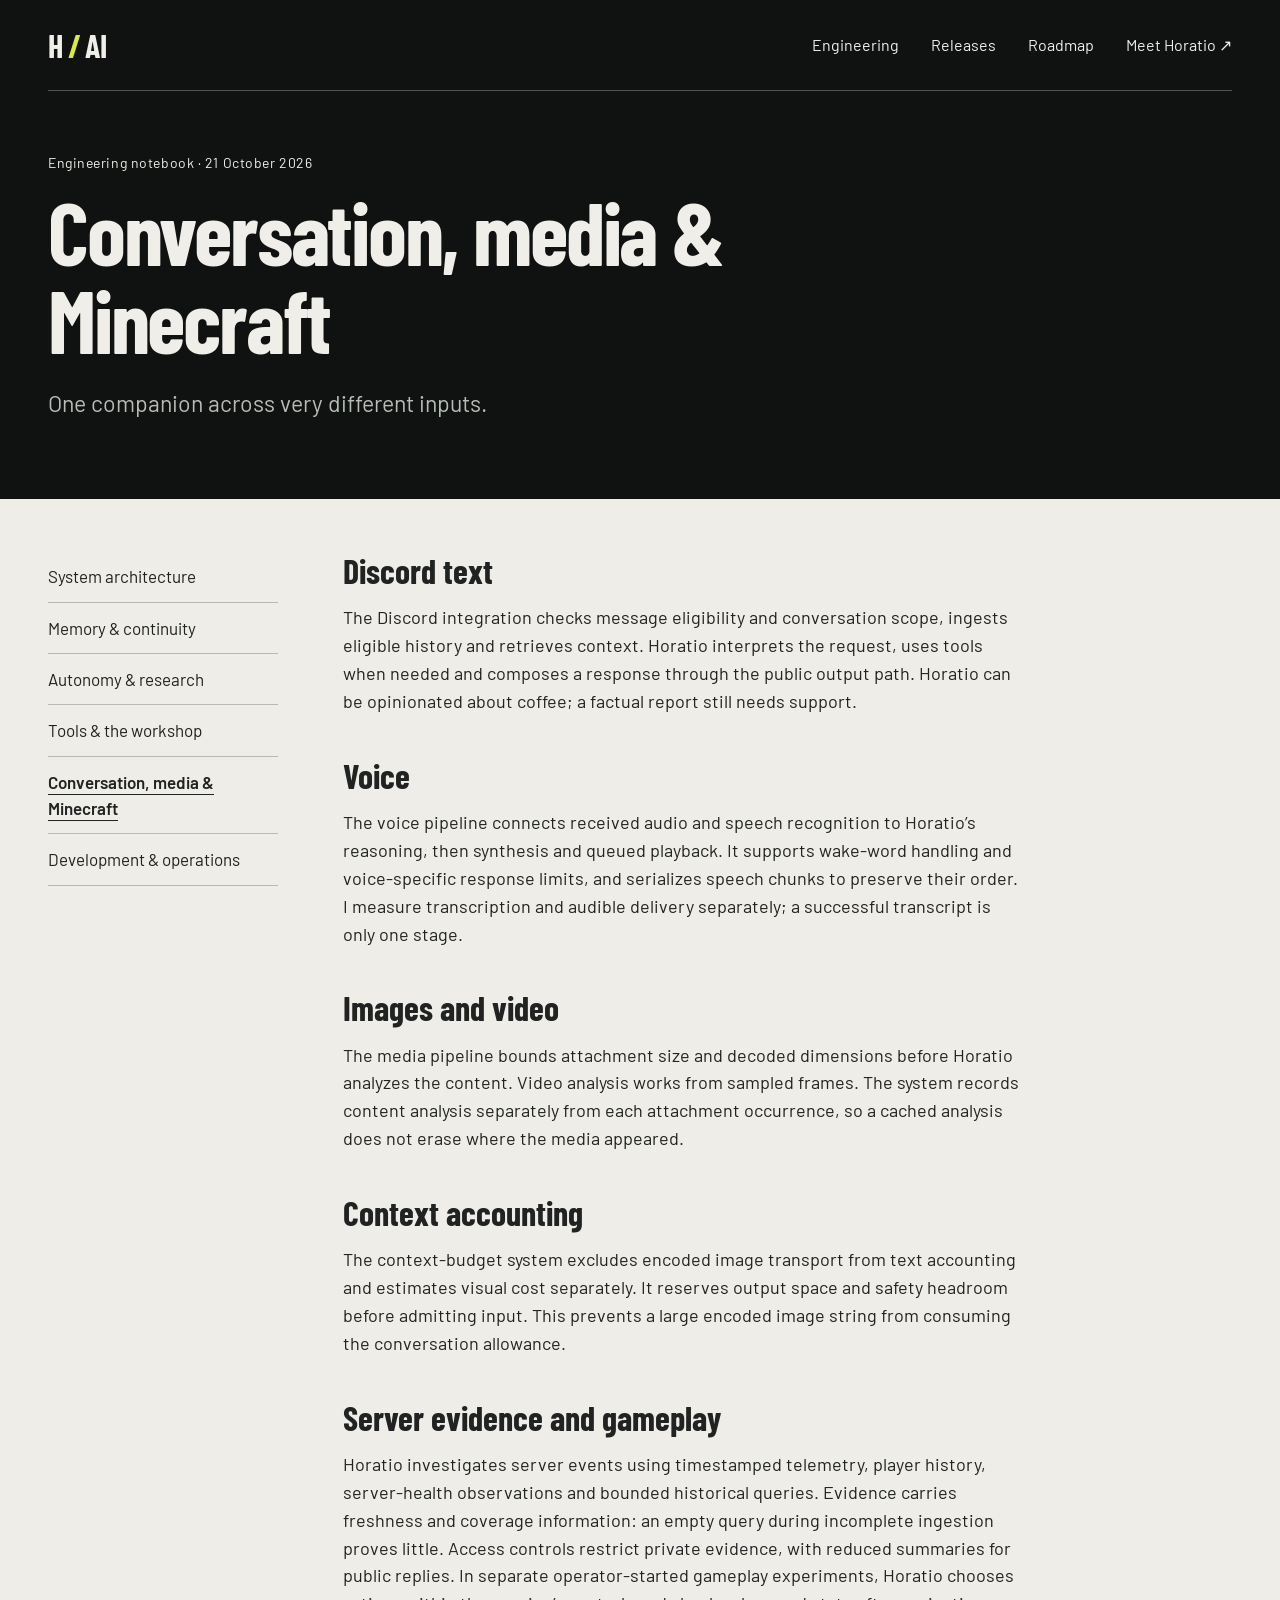
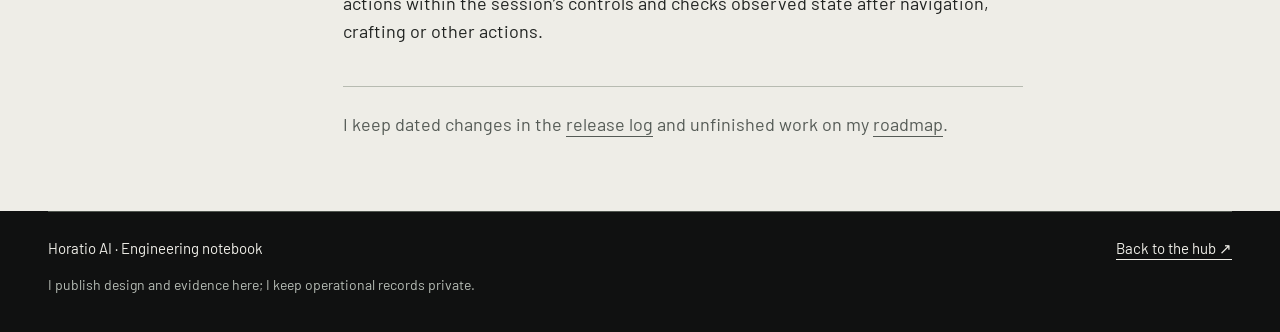
<file: engineering/interfaces.html>
<!doctype html>
<html lang="en">
<head>
<meta charset="utf-8">
<meta name="viewport" content="width=device-width, initial-scale=1">
<title>Conversation, media &amp; Minecraft — Horatio AI</title>
<meta name="description" content="One companion across very different inputs.">
<link rel="icon" href="../assets/horatio-head.png" type="image/png">
<link rel="stylesheet" href="../style.css?v=c3e22d8719d9">
</head>
<body>
<a class="skip" href="#main">Skip to content</a>
<header class="site-header wrap">
<a class="wordmark" href="../index.html" aria-label="Horatio AI home">H<span>/</span>AI</a>
<nav aria-label="Main navigation">
<a href="../index.html#engineering">Engineering</a>
<a href="../index.html#releases">Releases</a>
<a href="../index.html#roadmap">Roadmap</a>
<a href="https://discord.com/invite/thejazzcafe">Meet Horatio ↗</a>
</nav>
</header>
<main id="main">
<div class="article-heading wrap">
<p class="kicker">Engineering notebook · 21 October 2026</p>
<h1>Conversation, media &amp; Minecraft</h1>
<p>One companion across very different inputs.</p>
</div>
<div class="paper">
<div class="reading-layout wrap">
<aside>
<nav class="chapter-nav" aria-label="Engineering chapters">
<a href="architecture.html">System architecture</a>
<a href="memory.html">Memory &amp; continuity</a>
<a href="autonomy.html">Autonomy &amp; research</a>
<a href="workshop.html">Tools &amp; the workshop</a>
<a href="interfaces.html" aria-current="page">Conversation, media &amp; Minecraft</a>
<a href="verification.html">Development &amp; operations</a>
</nav>
</aside>
<article class="prose">
<section id="part-1">
<h2>Discord text</h2>
<p>The Discord integration checks message eligibility and conversation scope, ingests eligible history and retrieves context. Horatio interprets the request, uses tools when needed and composes a response through the public output path. Horatio can be opinionated about coffee; a factual report still needs support.</p>
</section>
<section id="part-2">
<h2>Voice</h2>
<p>The voice pipeline connects received audio and speech recognition to Horatio’s reasoning, then synthesis and queued playback. It supports wake-word handling and voice-specific response limits, and serializes speech chunks to preserve their order. I measure transcription and audible delivery separately; a successful transcript is only one stage.</p>
</section>
<section id="part-3">
<h2>Images and video</h2>
<p>The media pipeline bounds attachment size and decoded dimensions before Horatio analyzes the content. Video analysis works from sampled frames. The system records content analysis separately from each attachment occurrence, so a cached analysis does not erase where the media appeared.</p>
</section>
<section id="part-4">
<h2>Context accounting</h2>
<p>The context-budget system excludes encoded image transport from text accounting and estimates visual cost separately. It reserves output space and safety headroom before admitting input. This prevents a large encoded image string from consuming the conversation allowance.</p>
</section>
<section id="part-5">
<h2>Server evidence and gameplay</h2>
<p>Horatio investigates server events using timestamped telemetry, player history, server-health observations and bounded historical queries. Evidence carries freshness and coverage information: an empty query during incomplete ingestion proves little. Access controls restrict private evidence, with reduced summaries for public replies. In separate operator-started gameplay experiments, Horatio chooses actions within the session’s controls and checks observed state after navigation, crafting or other actions.</p>
</section>
<p class="reading-end">I keep dated changes in the <a href="../index.html#releases">release log</a> and unfinished work on my <a href="../ROADMAP.md">roadmap</a>.</p>
</article>
</div>
</div>
</main>
<footer class="site-footer wrap">
<p>Horatio AI · Engineering notebook</p>
<a href="../index.html">Back to the hub ↗</a><small>I publish design and evidence here; I keep operational records private.</small>
</footer>
</body>
</html>
</file>
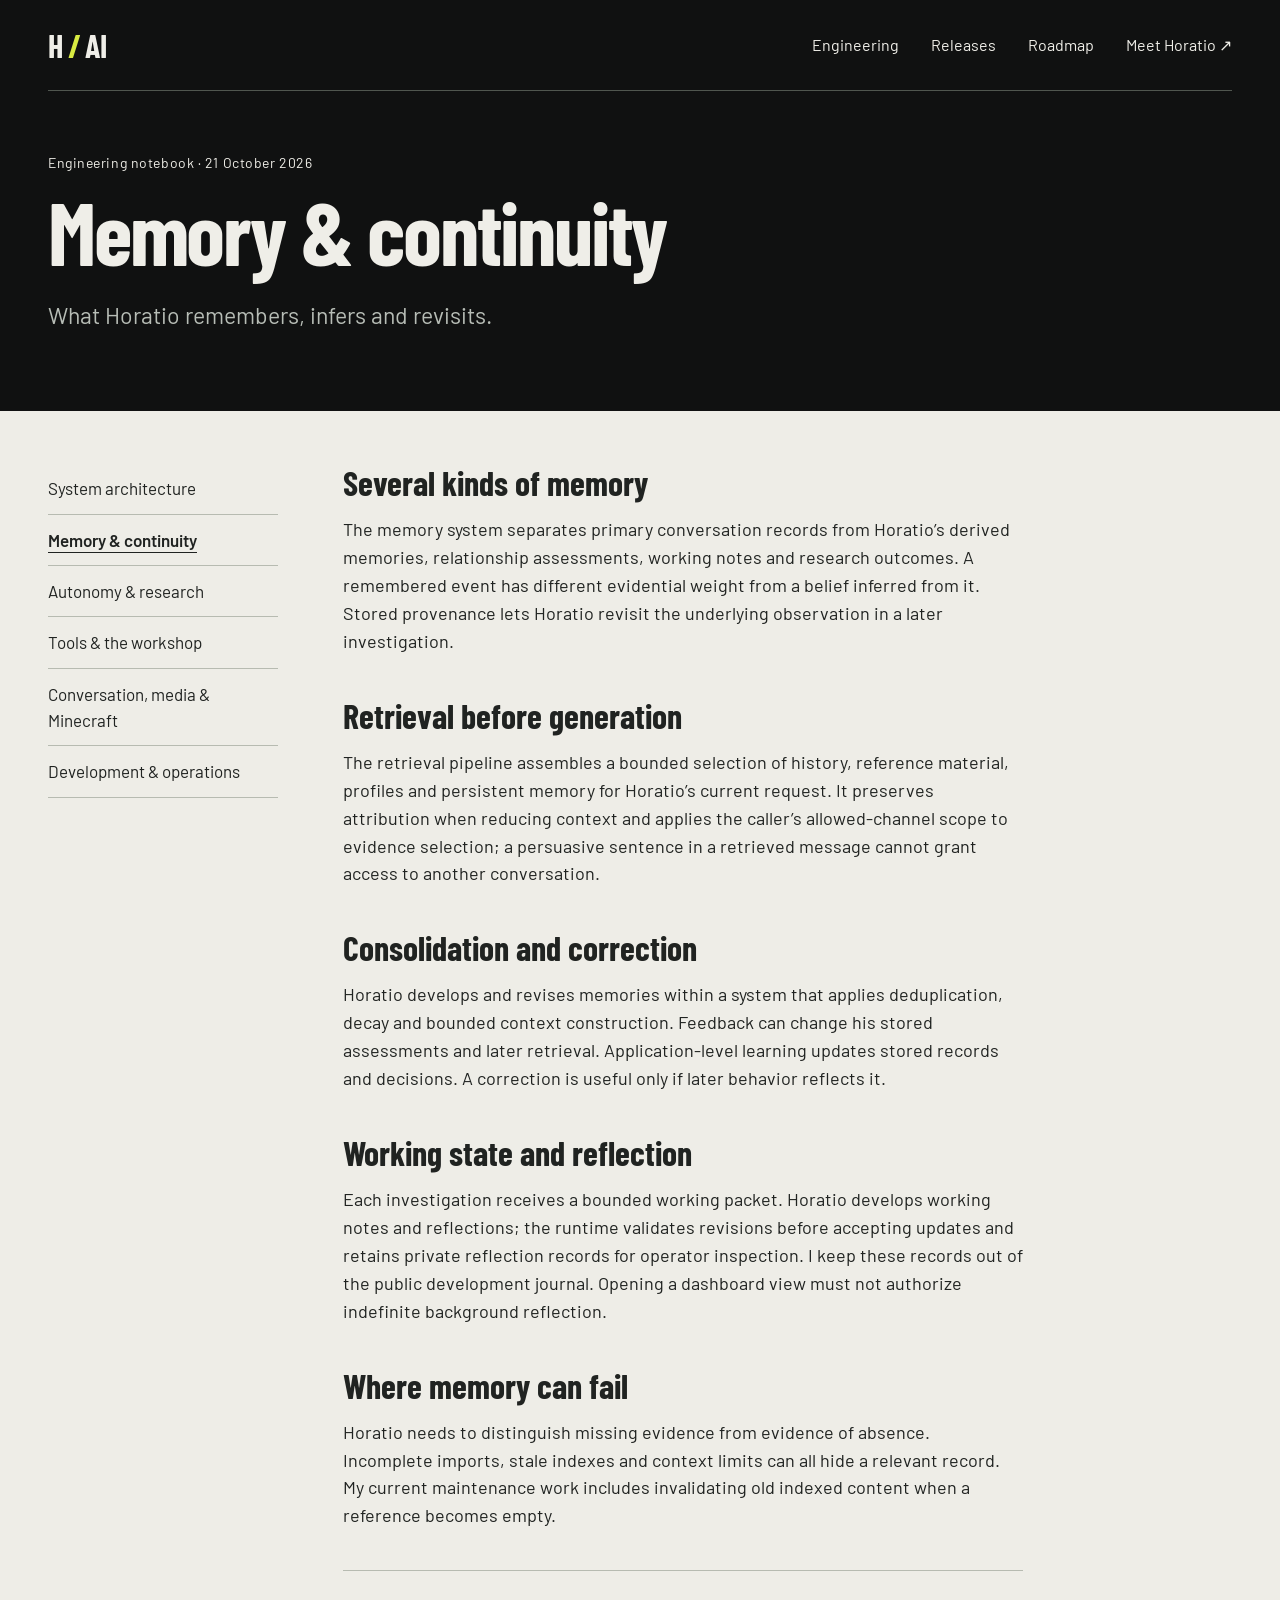
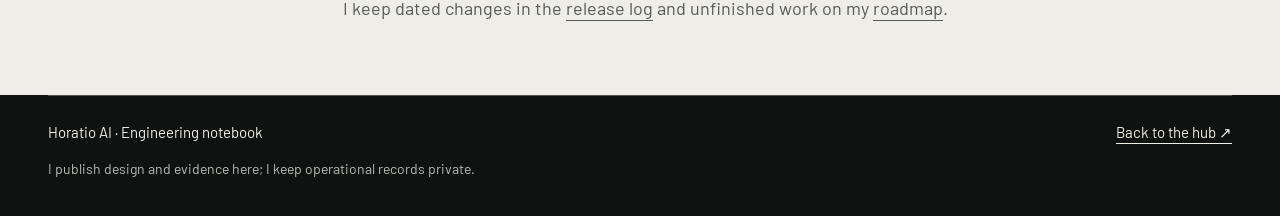
<file: engineering/memory.html>
<!doctype html>
<html lang="en">
<head>
<meta charset="utf-8">
<meta name="viewport" content="width=device-width, initial-scale=1">
<title>Memory &amp; continuity — Horatio AI</title>
<meta name="description" content="What Horatio remembers, infers and revisits.">
<link rel="icon" href="../assets/horatio-head.png" type="image/png">
<link rel="stylesheet" href="../style.css?v=c3e22d8719d9">
</head>
<body>
<a class="skip" href="#main">Skip to content</a>
<header class="site-header wrap">
<a class="wordmark" href="../index.html" aria-label="Horatio AI home">H<span>/</span>AI</a>
<nav aria-label="Main navigation">
<a href="../index.html#engineering">Engineering</a>
<a href="../index.html#releases">Releases</a>
<a href="../index.html#roadmap">Roadmap</a>
<a href="https://discord.com/invite/thejazzcafe">Meet Horatio ↗</a>
</nav>
</header>
<main id="main">
<div class="article-heading wrap">
<p class="kicker">Engineering notebook · 21 October 2026</p>
<h1>Memory &amp; continuity</h1>
<p>What Horatio remembers, infers and revisits.</p>
</div>
<div class="paper">
<div class="reading-layout wrap">
<aside>
<nav class="chapter-nav" aria-label="Engineering chapters">
<a href="architecture.html">System architecture</a>
<a href="memory.html" aria-current="page">Memory &amp; continuity</a>
<a href="autonomy.html">Autonomy &amp; research</a>
<a href="workshop.html">Tools &amp; the workshop</a>
<a href="interfaces.html">Conversation, media &amp; Minecraft</a>
<a href="verification.html">Development &amp; operations</a>
</nav>
</aside>
<article class="prose">
<section id="part-1">
<h2>Several kinds of memory</h2>
<p>The memory system separates primary conversation records from Horatio’s derived memories, relationship assessments, working notes and research outcomes. A remembered event has different evidential weight from a belief inferred from it. Stored provenance lets Horatio revisit the underlying observation in a later investigation.</p>
</section>
<section id="part-2">
<h2>Retrieval before generation</h2>
<p>The retrieval pipeline assembles a bounded selection of history, reference material, profiles and persistent memory for Horatio’s current request. It preserves attribution when reducing context and applies the caller’s allowed-channel scope to evidence selection; a persuasive sentence in a retrieved message cannot grant access to another conversation.</p>
</section>
<section id="part-3">
<h2>Consolidation and correction</h2>
<p>Horatio develops and revises memories within a system that applies deduplication, decay and bounded context construction. Feedback can change his stored assessments and later retrieval. Application-level learning updates stored records and decisions. A correction is useful only if later behavior reflects it.</p>
</section>
<section id="part-4">
<h2>Working state and reflection</h2>
<p>Each investigation receives a bounded working packet. Horatio develops working notes and reflections; the runtime validates revisions before accepting updates and retains private reflection records for operator inspection. I keep these records out of the public development journal. Opening a dashboard view must not authorize indefinite background reflection.</p>
</section>
<section id="part-5">
<h2>Where memory can fail</h2>
<p>Horatio needs to distinguish missing evidence from evidence of absence. Incomplete imports, stale indexes and context limits can all hide a relevant record. My current maintenance work includes invalidating old indexed content when a reference becomes empty.</p>
</section>
<p class="reading-end">I keep dated changes in the <a href="../index.html#releases">release log</a> and unfinished work on my <a href="../ROADMAP.md">roadmap</a>.</p>
</article>
</div>
</div>
</main>
<footer class="site-footer wrap">
<p>Horatio AI · Engineering notebook</p>
<a href="../index.html">Back to the hub ↗</a><small>I publish design and evidence here; I keep operational records private.</small>
</footer>
</body>
</html>
</file>
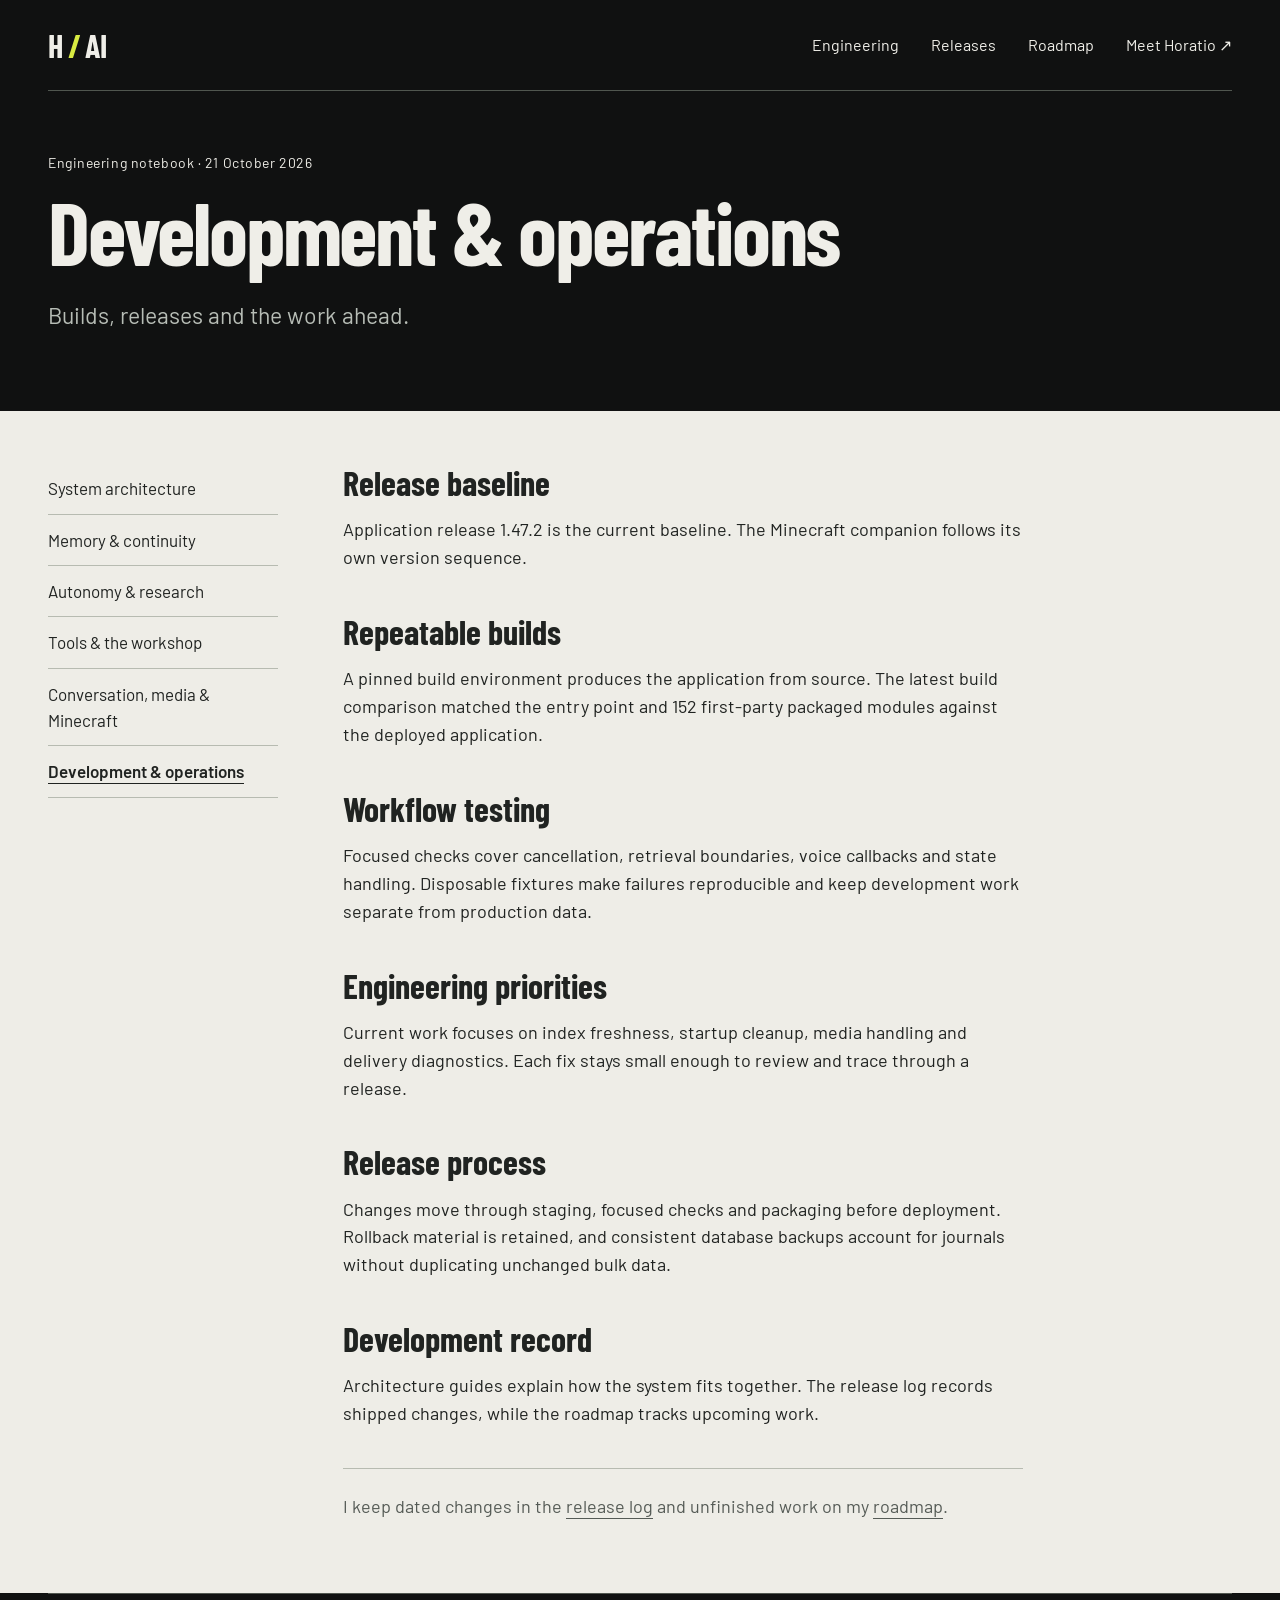
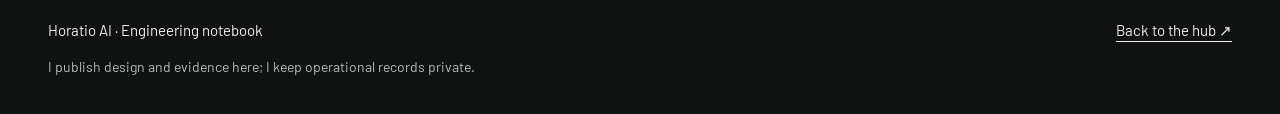
<file: engineering/verification.html>
<!doctype html>
<html lang="en">
<head>
<meta charset="utf-8">
<meta name="viewport" content="width=device-width, initial-scale=1">
<title>Development &amp; operations — Horatio AI</title>
<meta name="description" content="Builds, releases and the work ahead.">
<link rel="icon" href="../assets/horatio-head.png" type="image/png">
<link rel="stylesheet" href="../style.css?v=c3e22d8719d9">
</head>
<body>
<a class="skip" href="#main">Skip to content</a>
<header class="site-header wrap">
<a class="wordmark" href="../index.html" aria-label="Horatio AI home">H<span>/</span>AI</a>
<nav aria-label="Main navigation">
<a href="../index.html#engineering">Engineering</a>
<a href="../index.html#releases">Releases</a>
<a href="../index.html#roadmap">Roadmap</a>
<a href="https://discord.com/invite/thejazzcafe">Meet Horatio ↗</a>
</nav>
</header>
<main id="main">
<div class="article-heading wrap">
<p class="kicker">Engineering notebook · 21 October 2026</p>
<h1>Development &amp; operations</h1>
<p>Builds, releases and the work ahead.</p>
</div>
<div class="paper">
<div class="reading-layout wrap">
<aside>
<nav class="chapter-nav" aria-label="Engineering chapters">
<a href="architecture.html">System architecture</a>
<a href="memory.html">Memory &amp; continuity</a>
<a href="autonomy.html">Autonomy &amp; research</a>
<a href="workshop.html">Tools &amp; the workshop</a>
<a href="interfaces.html">Conversation, media &amp; Minecraft</a>
<a href="verification.html" aria-current="page">Development &amp; operations</a>
</nav>
</aside>
<article class="prose">
<section id="part-1">
<h2>Release baseline</h2>
<p>Application release 1.47.2 is the current baseline. The Minecraft companion follows its own version sequence.</p>
</section>
<section id="part-2">
<h2>Repeatable builds</h2>
<p>A pinned build environment produces the application from source. The latest build comparison matched the entry point and 152 first-party packaged modules against the deployed application.</p>
</section>
<section id="part-3">
<h2>Workflow testing</h2>
<p>Focused checks cover cancellation, retrieval boundaries, voice callbacks and state handling. Disposable fixtures make failures reproducible and keep development work separate from production data.</p>
</section>
<section id="part-4">
<h2>Engineering priorities</h2>
<p>Current work focuses on index freshness, startup cleanup, media handling and delivery diagnostics. Each fix stays small enough to review and trace through a release.</p>
</section>
<section id="part-5">
<h2>Release process</h2>
<p>Changes move through staging, focused checks and packaging before deployment. Rollback material is retained, and consistent database backups account for journals without duplicating unchanged bulk data.</p>
</section>
<section id="part-6">
<h2>Development record</h2>
<p>Architecture guides explain how the system fits together. The release log records shipped changes, while the roadmap tracks upcoming work.</p>
</section>
<p class="reading-end">I keep dated changes in the <a href="../index.html#releases">release log</a> and unfinished work on my <a href="../ROADMAP.md">roadmap</a>.</p>
</article>
</div>
</div>
</main>
<footer class="site-footer wrap">
<p>Horatio AI · Engineering notebook</p>
<a href="../index.html">Back to the hub ↗</a><small>I publish design and evidence here; I keep operational records private.</small>
</footer>
</body>
</html>
</file>
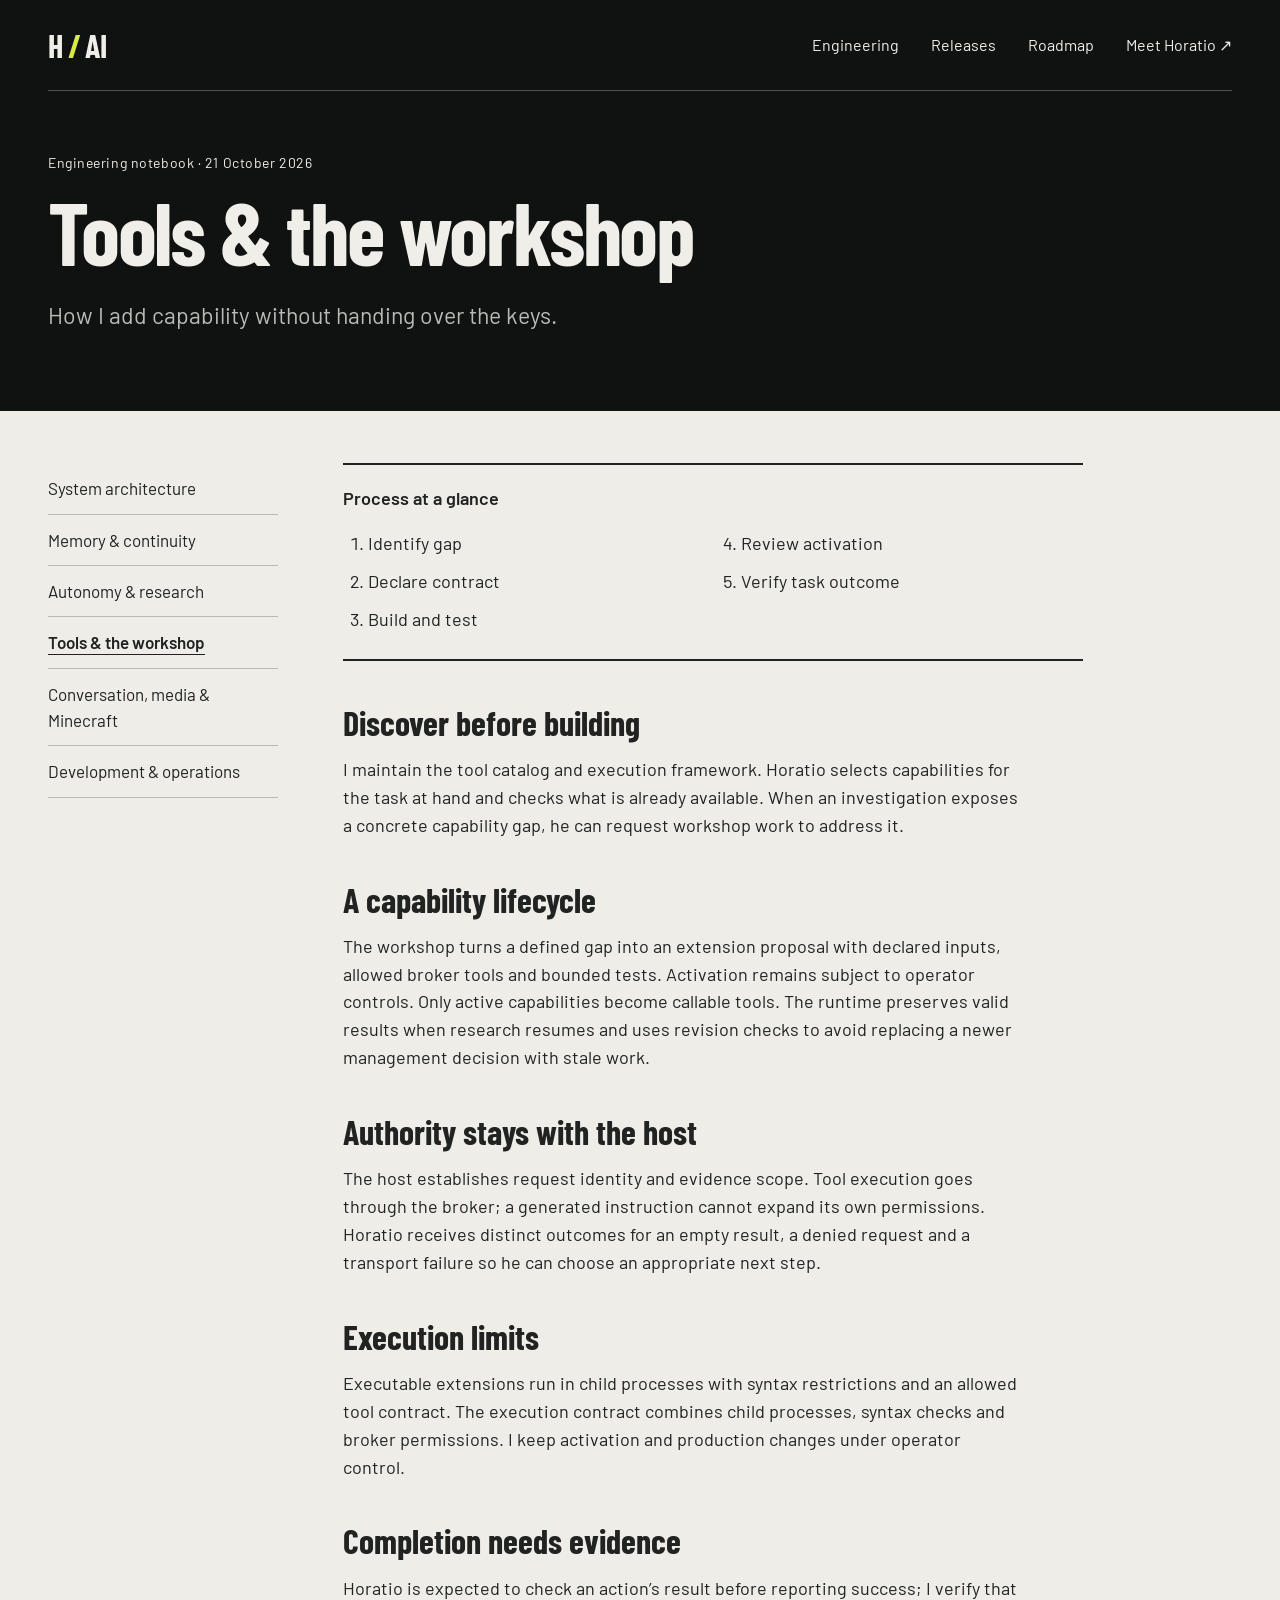
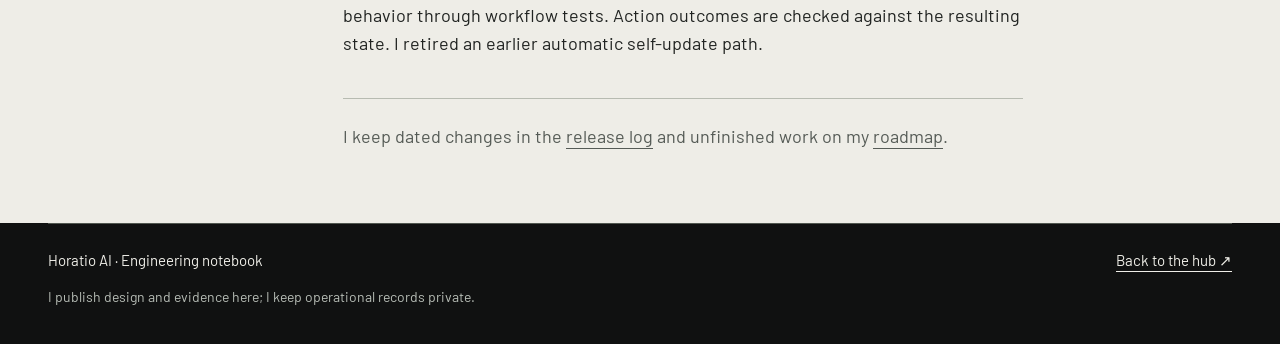
<file: engineering/workshop.html>
<!doctype html>
<html lang="en">
<head>
<meta charset="utf-8">
<meta name="viewport" content="width=device-width, initial-scale=1">
<title>Tools &amp; the workshop — Horatio AI</title>
<meta name="description" content="How I add capability without handing over the keys.">
<link rel="icon" href="../assets/horatio-head.png" type="image/png">
<link rel="stylesheet" href="../style.css?v=c3e22d8719d9">
</head>
<body>
<a class="skip" href="#main">Skip to content</a>
<header class="site-header wrap">
<a class="wordmark" href="../index.html" aria-label="Horatio AI home">H<span>/</span>AI</a>
<nav aria-label="Main navigation">
<a href="../index.html#engineering">Engineering</a>
<a href="../index.html#releases">Releases</a>
<a href="../index.html#roadmap">Roadmap</a>
<a href="https://discord.com/invite/thejazzcafe">Meet Horatio ↗</a>
</nav>
</header>
<main id="main">
<div class="article-heading wrap">
<p class="kicker">Engineering notebook · 21 October 2026</p>
<h1>Tools &amp; the workshop</h1>
<p>How I add capability without handing over the keys.</p>
</div>
<div class="paper">
<div class="reading-layout wrap">
<aside>
<nav class="chapter-nav" aria-label="Engineering chapters">
<a href="architecture.html">System architecture</a>
<a href="memory.html">Memory &amp; continuity</a>
<a href="autonomy.html">Autonomy &amp; research</a>
<a href="workshop.html" aria-current="page">Tools &amp; the workshop</a>
<a href="interfaces.html">Conversation, media &amp; Minecraft</a>
<a href="verification.html">Development &amp; operations</a>
</nav>
</aside>
<article class="prose">
<figure class="process"><figcaption>Process at a glance</figcaption>
<ol>
<li>Identify gap</li>
<li>Declare contract</li>
<li>Build and test</li>
<li>Review activation</li>
<li>Verify task outcome</li>
</ol>
</figure>
<section id="part-1">
<h2>Discover before building</h2>
<p>I maintain the tool catalog and execution framework. Horatio selects capabilities for the task at hand and checks what is already available. When an investigation exposes a concrete capability gap, he can request workshop work to address it.</p>
</section>
<section id="part-2">
<h2>A capability lifecycle</h2>
<p>The workshop turns a defined gap into an extension proposal with declared inputs, allowed broker tools and bounded tests. Activation remains subject to operator controls. Only active capabilities become callable tools. The runtime preserves valid results when research resumes and uses revision checks to avoid replacing a newer management decision with stale work.</p>
</section>
<section id="part-3">
<h2>Authority stays with the host</h2>
<p>The host establishes request identity and evidence scope. Tool execution goes through the broker; a generated instruction cannot expand its own permissions. Horatio receives distinct outcomes for an empty result, a denied request and a transport failure so he can choose an appropriate next step.</p>
</section>
<section id="part-4">
<h2>Execution limits</h2>
<p>Executable extensions run in child processes with syntax restrictions and an allowed tool contract. The execution contract combines child processes, syntax checks and broker permissions. I keep activation and production changes under operator control.</p>
</section>
<section id="part-5">
<h2>Completion needs evidence</h2>
<p>Horatio is expected to check an action’s result before reporting success; I verify that behavior through workflow tests. Action outcomes are checked against the resulting state. I retired an earlier automatic self-update path.</p>
</section>
<p class="reading-end">I keep dated changes in the <a href="../index.html#releases">release log</a> and unfinished work on my <a href="../ROADMAP.md">roadmap</a>.</p>
</article>
</div>
</div>
</main>
<footer class="site-footer wrap">
<p>Horatio AI · Engineering notebook</p>
<a href="../index.html">Back to the hub ↗</a><small>I publish design and evidence here; I keep operational records private.</small>
</footer>
</body>
</html>
</file>
<file: style.css>
@font-face {
  font-family: Barlow;
  src: url("assets/fonts/Barlow-Regular.ttf?v=95aa02c7c430") format("truetype");
  font-weight: 400;
  font-display: swap;
}
@font-face {
  font-family: Barlow;
  src: url("assets/fonts/Barlow-SemiBold.ttf?v=86577cb32f8a") format("truetype");
  font-weight: 600 900;
  font-display: swap;
}
@font-face {
  font-family: "Barlow Condensed";
  src: url("assets/fonts/BarlowCondensed-Bold.ttf?v=e476562ec9c1") format("truetype");
  font-weight: 700;
  font-display: swap;
}
:root {
  color-scheme: dark;
  --night: #101111;
  --paper: #eeede7;
  --ink: #202321;
  --quiet: #555b56;
  --chalk: #efeee8;
  --soft: #b7bdb6;
  --signal: #d8eb42;
  --rule-dark: #50564f;
  --rule-light: #b7bbb1;
  --display: "Barlow Condensed", "Arial Narrow", sans-serif;
}
* { box-sizing: border-box; }
html { scroll-behavior: smooth; scroll-padding-top: 24px; }
body { margin: 0; background: var(--night); color: var(--chalk); font: 18px/1.55 Barlow, sans-serif; }
a { color: inherit; text-underline-offset: 5px; text-decoration-thickness: 1px; }
a:hover { text-decoration-thickness: 2px; }
button, input, select { font: inherit; }
:focus-visible { outline: 3px solid currentColor; outline-offset: 5px; }
.wrap { width: min(100% - 96px, 1200px); margin-inline: auto; }
.site-header { min-height: 91px; display: flex; align-items: center; justify-content: space-between; border-bottom: 1px solid var(--rule-dark); gap: 24px; }
.wordmark { font: 700 32px/1 var(--display); text-decoration: none; letter-spacing: -.5px; }
.wordmark span { color: var(--signal); padding-inline: 5px; }
nav { display: flex; gap: 32px; font-size: 16px; }
nav a { display: inline-flex; min-height: 44px; align-items: center; text-decoration: none; }
nav a:hover { text-decoration: underline; }
.kicker { font-size: 14px; line-height: 1.4; letter-spacing: .04em; }
.hero-heading { padding-top: 34px; }
.hero-heading .kicker { margin: 0 0 12px; color: var(--soft); }
h1 { font: 700 clamp(100px, 18.4vw, 246px)/.85 var(--display); letter-spacing: -.025em; margin: 0; }
h1 span { font-size: .24em; color: var(--signal); letter-spacing: -.02em; vertical-align: top; display: inline-block; margin: .15em 0 0 .35em; }
.hero-body { display: grid; grid-template-columns: 1fr 1.15fr; gap: 60px; align-items: center; margin-top: 18px; }
.hero-copy { padding-block: 25px 50px; max-width: 460px; }
.hero-copy h2 { font: 700 clamp(35px, 4vw, 54px)/1.05 var(--display); margin: 0 0 22px; }
.hero-copy p { margin: 0 0 18px; }
.hero-secondary { color: var(--soft); font-size: 16px; }
.text-link { display: inline-flex; gap: 34px; align-items: center; min-height: 48px; font-weight: 600; }
.hero-copy .text-link { margin-top: 10px; color: var(--signal); }
.portrait { margin: 0; align-self: end; }
.portrait img { display: block; width: 100%; height: auto; mix-blend-mode: lighten; }
.portrait figcaption { color: var(--soft); text-align: right; font-size: 14px; margin: 3px 0 24px; }
.edition { display: flex; justify-content: space-between; gap: 20px; padding-block: 18px; border-top: 1px solid var(--rule-dark); font-size: 14px; color: var(--soft); }
.section { padding-block: 76px 84px; }
.paper { color-scheme: light; color: var(--ink); background: var(--paper); }
.section-heading { display: flex; justify-content: space-between; align-items: baseline; gap: 35px; border-bottom: 2px solid currentColor; padding-bottom: 24px; margin-bottom: 36px; }
.section-heading h2 { font: 700 clamp(37px, 4vw, 54px)/1 var(--display); margin: 0; }
.section-heading p { font-size: 16px; margin: 0; max-width: 320px; color: var(--soft); }
.paper .section-heading p { color: var(--quiet); }
.latest { display: grid; grid-template-columns: 1fr 2fr; gap: 64px; padding-block: 0 44px; border-bottom: 1px solid var(--rule-light); }
.release-stamp { display: flex; flex-direction: column; align-items: flex-start; }
.release-stamp .kicker { background: var(--signal); color: var(--ink); padding: 3px 7px; }
.release-stamp strong { font: 700 clamp(62px, 7vw, 88px)/1.15 var(--display); margin-block: 10px; font-variant-numeric: tabular-nums; }
.release-stamp time { color: var(--quiet); font-size: 16px; }
.latest-copy h3 { font: 700 38px/1.1 var(--display); margin: 0 0 16px; }
.latest-copy p { max-width: 650px; margin: 0 0 20px; }
.latest-copy .validation { border-left: 3px solid var(--quiet); padding-left: 16px; color: var(--quiet); font-size: 16px; margin-bottom: 0; }
.archive-heading { display: flex; align-items: center; justify-content: space-between; margin-top: 35px; gap: 20px; }
.archive-heading h3 { font: 700 30px var(--display); margin: 0; }
.archive-heading h3 span { color: var(--quiet); margin-left: 9px; font: 400 16px Barlow, sans-serif; }
.archive-heading a { font-size: 16px; }
.archive-controls { display: grid; grid-template-columns: 1fr 2fr; gap: 24px; margin-top: 25px; }
.archive-controls label { display: block; font-weight: 600; font-size: 15px; margin-bottom: 8px; }
input, select { width: 100%; min-height: 48px; padding: 10px 12px; border: 1px solid #73796f; border-radius: 0; color: var(--ink); background: transparent; font-size: 17px; }
input::placeholder { color: var(--quiet); opacity: 1; }
.archive-note, .result-count { color: var(--quiet); font-size: 15px; }
.result-count { margin-top: 28px; }
.release-row { display: grid; grid-template-columns: 180px 1fr; gap: 34px; padding-block: 26px; border-top: 1px solid var(--rule-light); }
.release-version { display: block; font-size: 23px; font-weight: 600; line-height: 1.3; font-variant-numeric: tabular-nums; }
.release-row time { font-size: 15px; color: var(--quiet); }
.release-row .release-component { font-size: 14px; margin-top: 6px; }
.release-row h4 { font-size: 21px; font-weight: 600; line-height: 1.3; margin: 0 0 10px; }
.release-row p { margin: 0; color: var(--quiet); font-size: 17px; max-width: 820px; }
.release-row .release-validation { font-size: 15px; margin-top: 12px; }
.button { border: 1px solid var(--ink); background: var(--ink); color: var(--paper); border-radius: 0; padding: 13px 22px; min-height: 48px; cursor: pointer; margin-top: 18px; }
.button:hover { background: #394139; }
.roadmap-lane { display: grid; grid-template-columns: 1fr 2fr; gap: 64px; padding-block: 28px; border-bottom: 1px solid var(--rule-dark); }
.roadmap-lane:first-child { padding-top: 0; }
.roadmap-lane h3 { font: 700 40px/1 var(--display); margin: 0; }
.lane-index { display: inline-block; font: 400 15px Barlow, sans-serif; color: var(--soft); width: 40px; vertical-align: middle; }
.roadmap-lane:first-child h3 { color: var(--signal); }
.roadmap-lane ul { list-style: none; padding: 0; margin: 0; display: grid; grid-template-columns: 1fr 1fr; gap: 34px; }
.roadmap-lane h4 { font-size: 21px; line-height: 1.25; margin: 0 0 10px; font-weight: 600; }
.roadmap-lane p { font-size: 17px; color: var(--soft); margin: 0; }
.update { display: grid; grid-template-columns: 180px 1fr; column-gap: 34px; padding-block: 28px; border-bottom: 1px solid var(--rule-light); }
.update:first-child { padding-top: 0; }
.update-meta { grid-row: span 2; display: flex; flex-direction: column; gap: 7px; font-size: 14px; color: var(--quiet); }
.update-meta span { font-weight: 600; }
.update h3 { font: 700 32px/1.1 var(--display); margin: 0 0 13px; }
.update p { max-width: 780px; font-size: 18px; color: var(--quiet); margin: 0; }
.community { display: flex; justify-content: space-between; align-items: center; gap: 45px; padding-block: 55px; }
.community h2 { font: 700 36px/1.1 var(--display); margin: 0; }
.community p { font-size: 16px; color: var(--soft); margin-bottom: 0; }
.community a { flex-shrink: 0; color: var(--signal); }
.site-footer { border-top: 1px solid var(--rule-dark); padding-block: 25px 36px; display: flex; justify-content: space-between; flex-wrap: wrap; gap: 14px 30px; font-size: 15px; }
.site-footer p { margin: 0; }
.site-footer small { flex-basis: 100%; color: var(--soft); font-size: 14px; }
.skip { position: absolute; top: -100px; left: 20px; padding: 12px; background: var(--signal); color: var(--ink); z-index: 2; }
.skip:focus { top: 12px; }
[hidden] { display: none !important; }
@media (max-width: 900px) {
  .wrap { width: calc(100% - 48px); }
  .hero-body { gap: 25px; }
  .latest, .roadmap-lane { gap: 30px; }
  .roadmap-lane ul { grid-template-columns: 1fr; gap: 24px; }
  .section-heading { align-items: flex-start; }
  .community { align-items: flex-start; flex-direction: column; gap: 15px; }
}
@media (max-width: 600px) {
  .wrap { width: calc(100% - 40px); }
  .site-header { min-height: 80px; gap: 8px; flex-wrap: wrap; padding-top: 18px; padding-bottom: 8px; }
  .wordmark { font-size: 27px; }
  nav { gap: 12px; font-size: 15px; width: 100%; justify-content: space-between; }
  .hero-heading { padding-top: 25px; }
  .hero-heading .kicker { font-size: 13px; max-width: 230px; margin-bottom: 20px; }
  h1 { font-size: 22vw; }
  .hero-body { grid-template-columns: 1fr; gap: 0; margin-top: 24px; }
  .hero-copy { padding: 0; max-width: none; }
  .hero-copy h2 { font-size: 39px; }
  .hero-copy h2 br { display: none; }
  .portrait { max-width: 400px; width: 100%; margin: 14px auto 0; }
  .portrait figcaption { margin-bottom: 18px; }
  .edition { font-size: 13px; }
  .edition span:last-child { text-align: right; }
  .section { padding-block: 46px 50px; }
  .section-heading { display: block; margin-bottom: 26px; padding-bottom: 20px; }
  .section-heading p { margin-top: 14px; }
  .latest, .roadmap-lane { grid-template-columns: 1fr; gap: 24px; }
  .latest { padding-bottom: 28px; }
  .release-stamp strong { font-size: 67px; }
  .latest-copy h3 { font-size: 33px; }
  .archive-controls { grid-template-columns: 1fr; gap: 16px; }
  .release-row { grid-template-columns: 1fr; gap: 14px; }
  .release-version { display: inline-block; margin-right: 14px; }
  .release-row .release-component { margin-top: 2px; }
  .roadmap-lane { padding-block: 26px; }
  .roadmap-lane ul { gap: 22px; }
  .update { grid-template-columns: 1fr; gap: 12px; }
  .update-meta { grid-row: auto; flex-direction: row; justify-content: space-between; }
  .update h3 { margin: 0; }
  .community { padding-block: 36px; }
}
@media (prefers-reduced-motion: reduce) {
  html { scroll-behavior: auto; }
}


/* Technical overview: ruled rows, with optional implementation detail. */
.systems-intro { max-width: 860px; font-size: 21px; margin: 0 0 38px; }
.system-row { display: grid; grid-template-columns: 1fr 2fr; gap: 64px; padding-block: 28px; border-top: 1px solid var(--rule-light); }
.system-row h3, .origins h3 { font: 700 32px/1.1 var(--display); margin: 0; }
.system-row p { margin: 0; max-width: 800px; }
.system-row details { margin-top: 16px; color: var(--quiet); font-size: 17px; }
.system-row summary { cursor: pointer; width: fit-content; min-height: 44px; padding-block: 9px; text-decoration: underline; text-underline-offset: 5px; }
.system-row details p { margin-top: 10px; }
.origins { border-top: 2px solid var(--ink); margin-top: 28px; padding-top: 28px; display: grid; grid-template-columns: 1fr 2fr; gap: 64px; }
.origins p { margin: 0; }
.hero-copy .invitation-note { color: var(--soft); font-size: 15px; margin-top: 12px; }
#systems + #releases { border-top: 1px solid var(--rule-light); }
@media (max-width: 900px) {
  .system-row, .origins { gap: 30px; }
  nav { gap: 22px; }
}
@media (max-width: 600px) {
  .system-row, .origins { grid-template-columns: 1fr; gap: 18px; }
  .systems-intro { font-size: 19px; }
  nav { gap: 6px 14px; flex-wrap: wrap; justify-content: flex-start; }
}

/* Engineering notebook: open reading column, ruled index, no nested panels. */
nav { flex-wrap: wrap; }
.notebook-link { display:grid; grid-template-columns:48px 1fr 24px; gap:24px; padding:25px 0; border-bottom:1px solid var(--rule-dark); text-decoration:none; }
.chapter-number { color:var(--signal); font-variant-numeric:tabular-nums; }
.notebook-link h3 { font:700 32px/1.1 var(--display); margin:0 0 8px; }
.notebook-link p,.notebook-note { color:var(--soft); margin:0; }
.notebook-link:hover h3 { text-decoration:underline; text-underline-offset:5px; }
.notebook-note { margin-top:28px; max-width:740px; }
.article-heading { padding-block:48px 55px; }
.article-heading h1 { font-size:clamp(48px,7vw,88px); line-height:1; max-width:900px; }
.article-heading>p:last-child { color:var(--soft); font-size:23px; max-width:700px; }
.reading-layout { display:grid; grid-template-columns:230px minmax(0,740px); gap:65px; padding-block:52px 72px; }
.chapter-nav { display:flex; flex-direction:column; gap:0; font-size:17px; }
.chapter-nav a { padding:12px 0; border-bottom:1px solid var(--rule-light); }
.chapter-nav a[aria-current] { font-weight:600; text-decoration:underline; }
.prose { min-width:0; }
.prose section { margin-bottom:40px; scroll-margin-top:25px; }
.prose h2 { font:700 34px/1.15 var(--display); margin:0 0 14px; }
.prose p { margin:0; max-width:68ch; }
.process { margin:0 0 42px; border-block:2px solid var(--ink); padding:20px 0; }
.process figcaption { font-weight:600; margin-bottom:12px; }
.process ol { padding-left:25px; margin:0; columns:2; column-gap:30px; }
.process li { padding:5px 0; break-inside:avoid; }
.prose .reading-end { border-top:1px solid var(--rule-light); padding-top:24px; color:var(--quiet); }
@media(max-width:900px) { .reading-layout {grid-template-columns:180px minmax(0,1fr);gap:30px;} }
@media(max-width:600px) { .reading-layout {grid-template-columns:1fr;gap:36px;padding-block:30px 45px;} .notebook-link {grid-template-columns:28px 1fr 18px;gap:12px;} .article-heading {padding-block:32px;} .process ol {columns:1;} }
</file>
